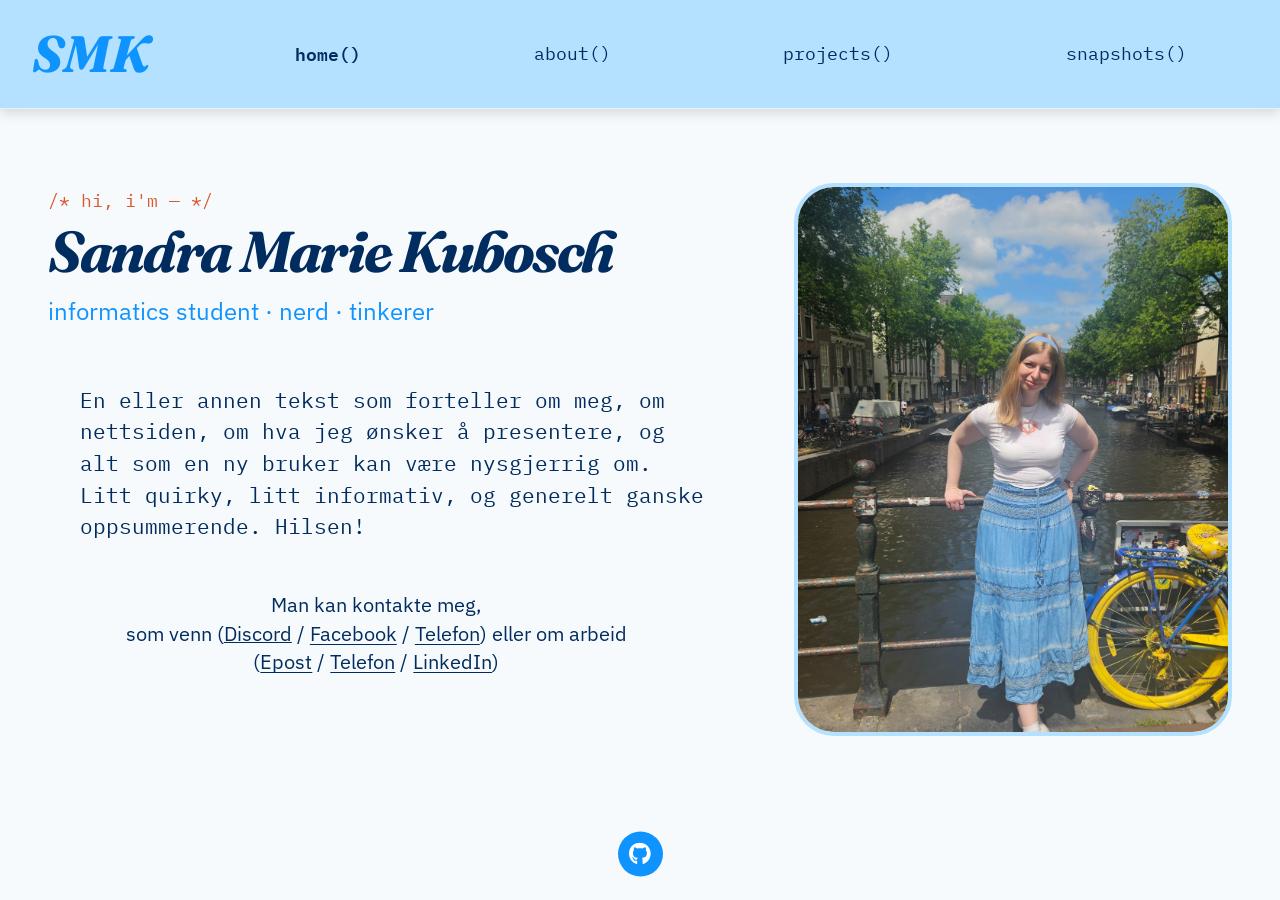
<file: index.html>
<!DOCTYPE html>
<html lang="nb">
<head>
    <meta charset="utf-8">
    <meta http-equiv="X-UA-Compatible" content="IE=edge">

    <title>Sandra Kubosch</title>

    <meta
        name="description"
        content="Personal website of Sandra Kubosch"
    >
    <meta
        name="viewport"
        content="width=device-width, initial-scale=1"
    >

    <link rel="stylesheet" href="../css/main.css">
    <link rel="stylesheet" href="../css/pages/home.css">
    <link rel="icon" type="image/png" href="../assets/icons/favicon.png">
</head>

<body>
    <header class="site-header">
        <div class="site-header-inner">
            <a href="/" class="site-logo" aria-label="Sandra Kubosch home">
                SMK
            </a>

            <nav class="site-nav" aria-label="Main navigation">
                <a
                    href="/"
                    class="site-nav-link"
                    aria-current="page"
                >
                    home()
                </a>

                <a href="/about/" class="site-nav-link">
                    about()
                </a>

                <a href="/projects/" class="site-nav-link">
                    projects()
                </a>

                <a href="/snapshots/" class="site-nav-link">
                    snapshots()
                </a>
            </nav>
        </div>
    </header>

    <main class="home-main">
        <section id="hero-content">
            <div id="name-box">
                <p class="comment">/* hi, i'm — */</p>

                <h1 id="home-name">
                    Sandra Marie Kubosch
                </h1>

                <p id="sub-title">
                    informatics student · nerd · tinkerer
                </p>
            </div>

            <p id="description">
                En eller annen tekst som forteller om meg, om nettsiden,
                om hva jeg ønsker å presentere, og alt som en ny bruker
                kan være nysgjerrig om. Litt quirky, litt informativ,
                og generelt ganske oppsummerende. Hilsen!
            </p>

            <div class="contact">
                <p>
                    Man kan kontakte meg,
                </p>

                <p>
                    som venn
                    (<button 
                        type="button" 
                        class="contact-link" 
                        id="discord-open"
                    >Discord</button>
                    /
                    <a
                        href="https://www.facebook.com/share/18w8p4Mgzt/"
                        target="_blank"
                        rel="noopener noreferrer"
                    >Facebook</a>
                    /
                    <a href="tel:+4790174284">Telefon</a>)
                    eller om arbeid
                </p>

                <p>
                    (<a href="mailto:sandra@kubosch.no">Epost</a>
                    /
                    <a href="tel:+4790174284">Telefon</a>
                    /
                    <a
                        href="https://www.linkedin.com/in/sandra-marie-kubosch-66839a245/"
                        target="_blank"
                        rel="noopener noreferrer"
                    >LinkedIn</a>)
                </p>
            </div>
        </section>

        <figure class="portrait">
            <img
                src="../assets/pictures/home.jpg"
                alt="Portrait of Sandra looking to the side"
            >
        </figure>

    </main>
    <div id="github-container">
        <!-- From Uiverse.io by vinodjangid07 --> 
        <a
            class="Btn"
            href="https://github.com/CookieTheDevil/cookiethedevil.github.io"
            target="_blank"
            rel="noopener noreferrer"
            aria-label="View sandrakubosch.no on GitHub"
        >
            <svg class="svgIcon" viewBox="0 0 496 512" height="1.4em" xmlns="http://www.w3.org/2000/svg"><path d="M165.9 397.4c0 2-2.3 3.6-5.2 3.6-3.3.3-5.6-1.3-5.6-3.6 0-2 2.3-3.6 5.2-3.6 3-.3 5.6 1.3 5.6 3.6zm-31.1-4.5c-.7 2 1.3 4.3 4.3 4.9 2.6 1 5.6 0 6.2-2s-1.3-4.3-4.3-5.2c-2.6-.7-5.5.3-6.2 2.3zm44.2-1.7c-2.9.7-4.9 2.6-4.6 4.9.3 2 2.9 3.3 5.9 2.6 2.9-.7 4.9-2.6 4.6-4.6-.3-1.9-3-3.2-5.9-2.9zM244.8 8C106.1 8 0 113.3 0 252c0 110.9 69.8 205.8 169.5 239.2 12.8 2.3 17.3-5.6 17.3-12.1 0-6.2-.3-40.4-.3-61.4 0 0-70 15-84.7-29.8 0 0-11.4-29.1-27.8-36.6 0 0-22.9-15.7 1.6-15.4 0 0 24.9 2 38.6 25.8 21.9 38.6 58.6 27.5 72.9 20.9 2.3-16 8.8-27.1 16-33.7-55.9-6.2-112.3-14.3-112.3-110.5 0-27.5 7.6-41.3 23.6-58.9-2.6-6.5-11.1-33.3 2.6-67.9 20.9-6.5 69 27 69 27 20-5.6 41.5-8.5 62.8-8.5s42.8 2.9 62.8 8.5c0 0 48.1-33.6 69-27 13.7 34.7 5.2 61.4 2.6 67.9 16 17.7 25.8 31.5 25.8 58.9 0 96.5-58.9 104.2-114.8 110.5 9.2 7.9 17 22.9 17 46.4 0 33.7-.3 75.4-.3 83.6 0 6.5 4.6 14.4 17.3 12.1C428.2 457.8 496 362.9 496 252 496 113.3 383.5 8 244.8 8zM97.2 352.9c-1.3 1-1 3.3.7 5.2 1.6 1.6 3.9 2.3 5.2 1 1.3-1 1-3.3-.7-5.2-1.6-1.6-3.9-2.3-5.2-1zm-10.8-8.1c-.7 1.3.3 2.9 2.3 3.9 1.6 1 3.6.7 4.3-.7.7-1.3-.3-2.9-2.3-3.9-2-.6-3.6-.3-4.3.7zm32.4 35.6c-1.6 1.3-1 4.3 1.3 6.2 2.3 2.3 5.2 2.6 6.5 1 1.3-1.3.7-4.3-1.3-6.2-2.2-2.3-5.2-2.6-6.5-1zm-11.4-14.7c-1.6 1-1.6 3.6 0 5.9 1.6 2.3 4.3 3.3 5.6 2.3 1.6-1.3 1.6-3.9 0-6.2-1.4-2.3-4-3.3-5.6-2z"></path></svg>
            <span class="text">Github</span>
        </a>
    </div>
    <div class="discord-modal" id="discord-modal" aria-hidden="true">
        <div class="discord-modal__overlay"></div>

        <div
            class="discord-modal__box"
            role="dialog"
            aria-modal="true"
            aria-labelledby="discord-title"
        >
            <button
                type="button"
                class="discord-modal__close"
                id="discord-close"
                aria-label="Lukk"
            >
                ×
            </button>

            <p class="discord-modal__comment">
                /* add me */
            </p>

            <h2 id="discord-title">
                Discord
            </h2>

            <p class="instructions">
                Du kan legge meg til som venn med brukernavnet:
            </p>

            <div class="discord-username">
                <code id="discord-username">CookieTheDevil</code>

                <button
                    type="button"
                    id="discord-copy"
                    class="discord-copy"
                >
                    kopier()
                </button>
            </div>

            <p
                class="discord-copy-status"
                id="discord-copy-status"
                aria-live="polite"
            ></p>

            <a
                href="https://discord.com/channels/@me"
                target="_blank"
                rel="noopener noreferrer"
                class="discord-button"
            >
                openApp(Discord);
            </a>

        </div>
    </div>
    <script>
        const modal = document.getElementById("discord-modal");
        const openButton = document.getElementById("discord-open");
        const closeButton = document.getElementById("discord-close");

        const overlay = modal.querySelector(".discord-modal__overlay");
        const modalBox = modal.querySelector(".discord-modal__box");

        const usernameElement = document.getElementById("discord-username");
        const copyButton = document.getElementById("discord-copy");
        const copyStatus = document.getElementById("discord-copy-status");


        function openDiscordModal() {
            const buttonRect = openButton.getBoundingClientRect();
            const modalRect = modalBox.getBoundingClientRect();

            const buttonCenterX = buttonRect.left + buttonRect.width / 2;
            const buttonCenterY = buttonRect.top + buttonRect.height / 2;
            const modalCenterX = modalRect.left + modalRect.width / 2;
            const modalCenterY = modalRect.top + modalRect.height / 2;
            const offsetX = buttonCenterX - modalCenterX;
            const offsetY = buttonCenterY - modalCenterY;

            modalBox.style.transition = "none";

            modalBox.style.setProperty(
                "--modal-from-x",
                `${offsetX}px`
            );

            modalBox.style.setProperty(
                "--modal-from-y",
                `${offsetY}px`
            );

            modal.setAttribute("aria-hidden", "false");

            void modalBox.offsetWidth;

            modalBox.style.transition = "";

            requestAnimationFrame(() => {
                modal.classList.add("is-open");

                closeButton.focus({
                    preventScroll: true
                });
            });
        }


        function closeDiscordModal() {
            modal.classList.remove("is-open");

            setTimeout(() => {
                if (!modal.classList.contains("is-open")) {
                    modal.setAttribute("aria-hidden", "true");
                    openButton.focus({ preventScroll: true });
                }
            }, 320);
        }


        openButton.addEventListener("click", openDiscordModal);
        closeButton.addEventListener("click", closeDiscordModal);
        overlay.addEventListener("click", closeDiscordModal);

        document.addEventListener("keydown", (event) => {
            if (
                event.key === "Escape" &&
                modal.classList.contains("is-open")
            ) {
                closeDiscordModal();
            }
        });

        copyButton.addEventListener("click", async () => {
            const username = usernameElement.textContent.trim();

            try {
                await navigator.clipboard.writeText(username);
                copyStatus.textContent = "✓ brukernavn kopiert";
            } catch {
                copyStatus.textContent = "Marker brukernavnet og kopier det manuelt.";
            }
        });
    </script>
</body>
</html>
</file>
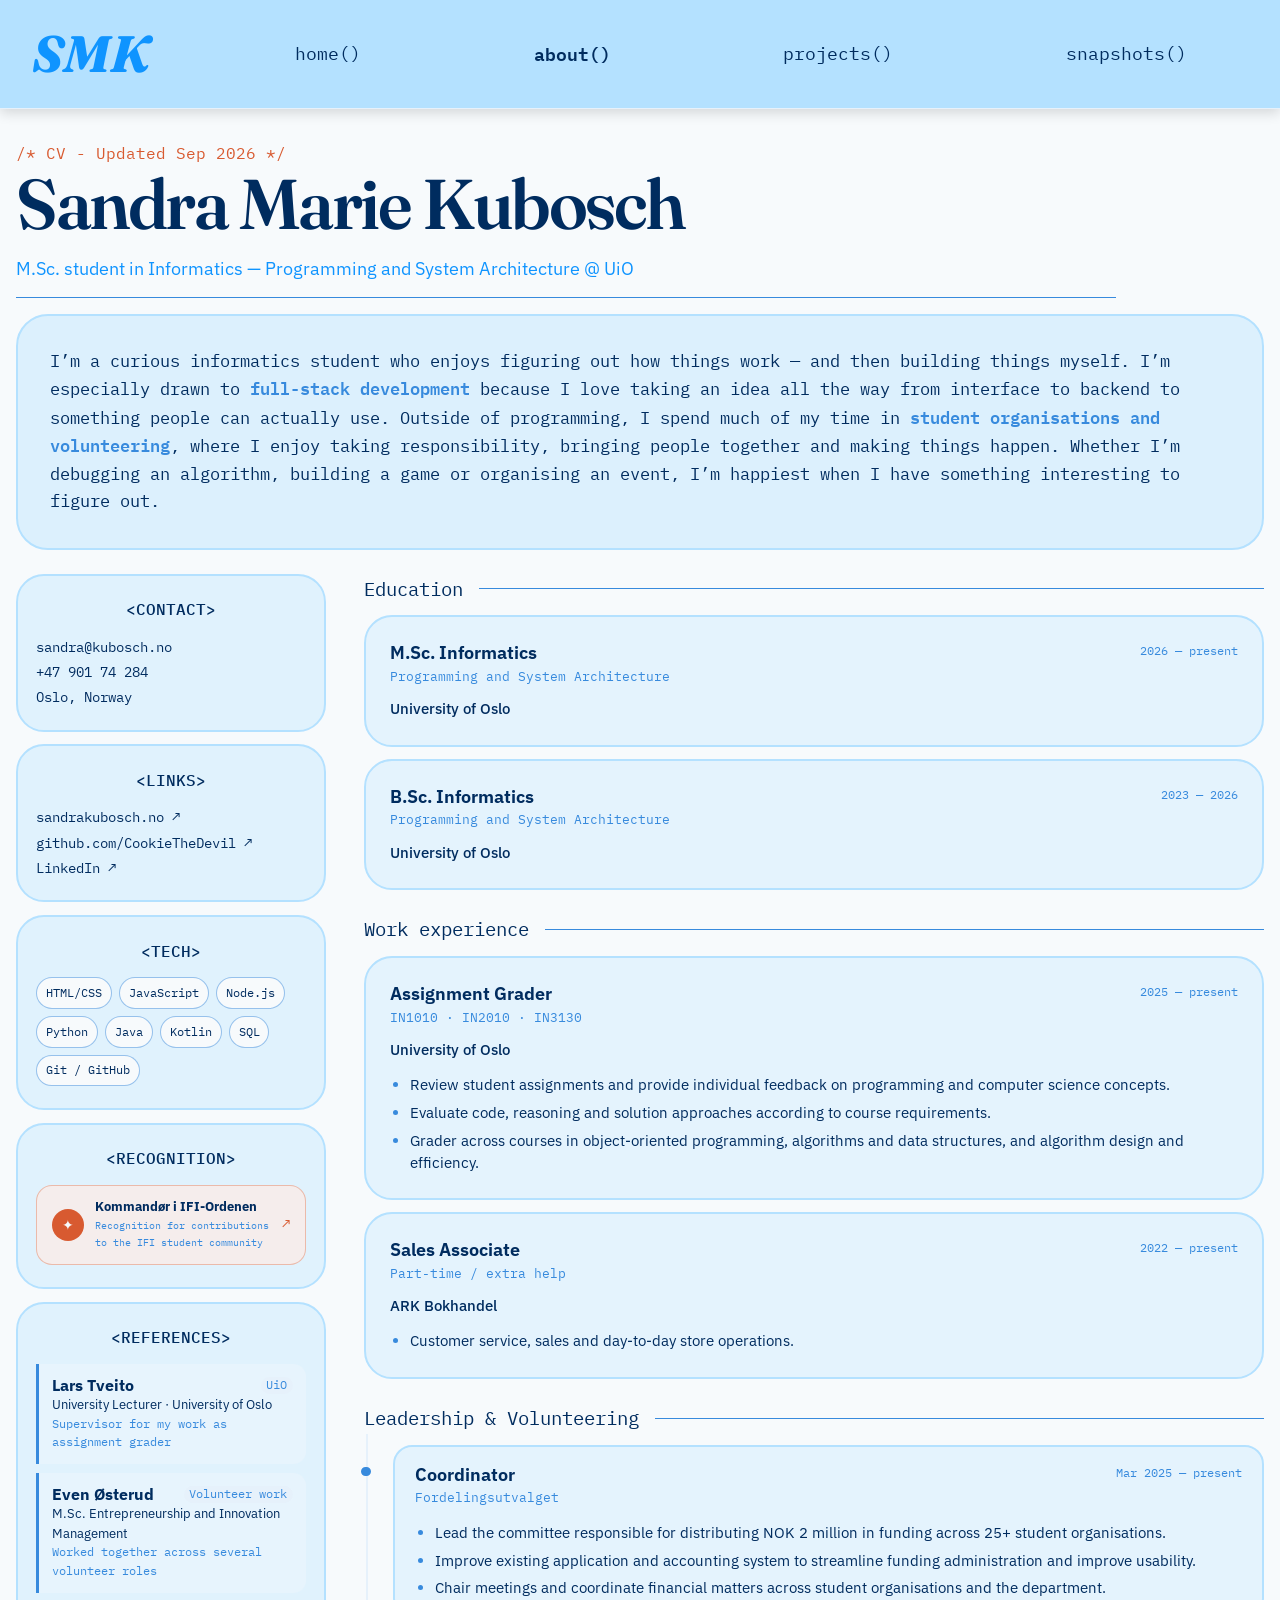
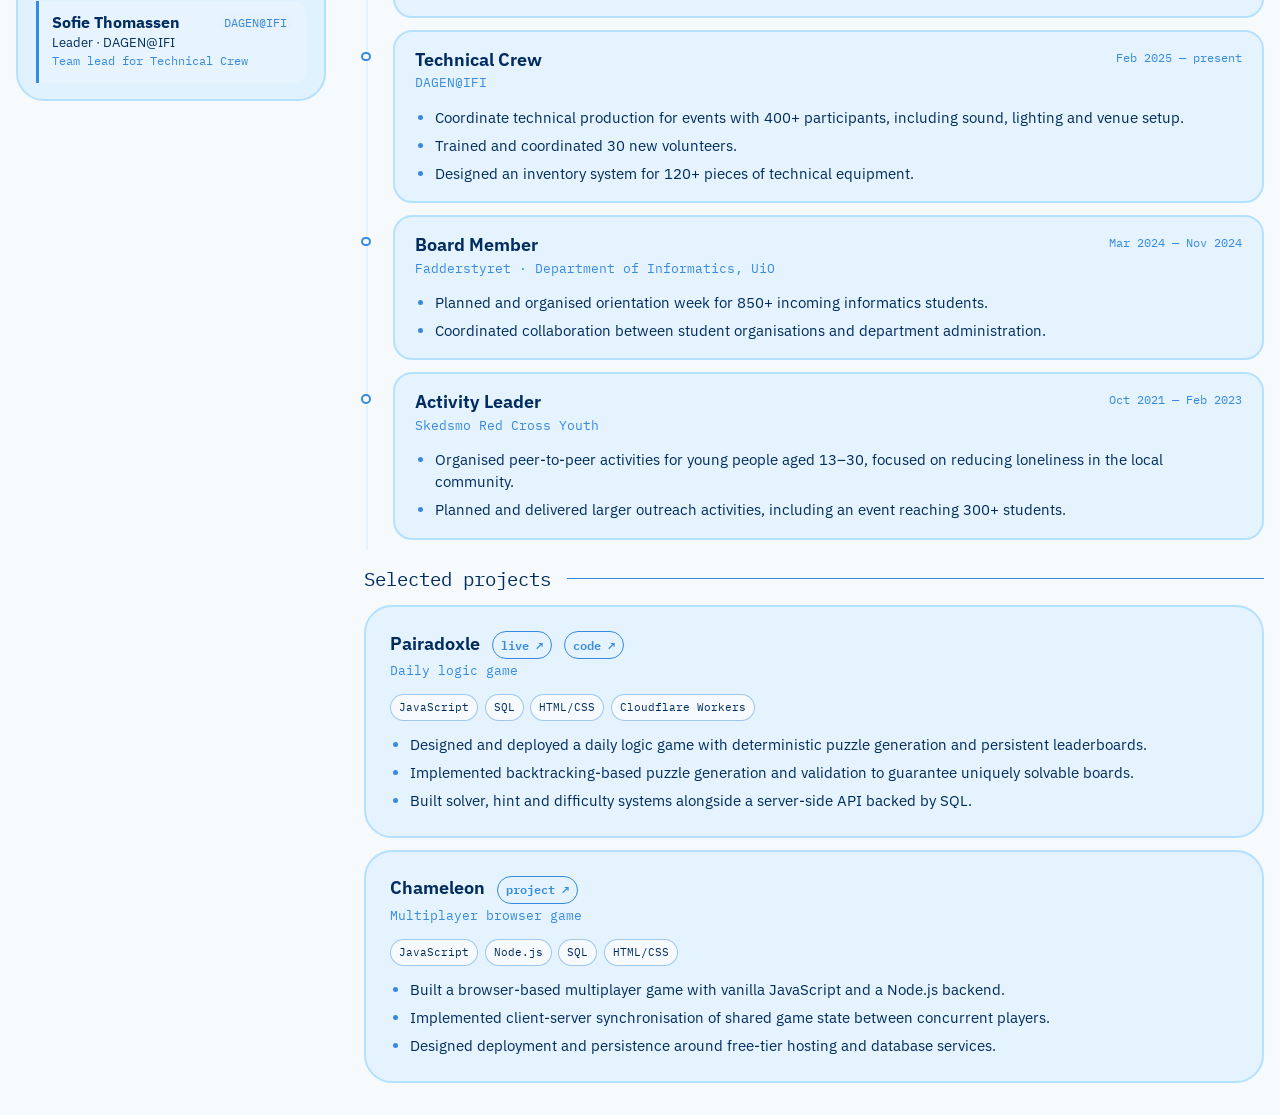
<file: about/index.html>
<!DOCTYPE html>
<html lang="en">
<head>
    <meta charset="utf-8">

    <title>Sandra Marie Kubosch — CV</title>

    <meta
        name="description"
        content="CV of Sandra Marie Kubosch, Informatics student at the University of Oslo."
    >

    <meta name="viewport" content="width=device-width, initial-scale=1">

    <link rel="stylesheet" href="../css/main.css">
    <link rel="stylesheet" href="../css/pages/about.css">

    <link
        rel="icon"
        type="image/png"
        href="../assets/icons/favicon.png"
    >
</head>

<body>

    <header class="site-header">
        <div class="site-header-inner">

            <a
                href="/"
                class="site-logo"
                aria-label="Sandra Kubosch home"
            >
                SMK
            </a>

            <nav class="site-nav" aria-label="Main navigation">

                <a href="/" class="site-nav-link">
                    home()
                </a>

                <a
                    href="/about/"
                    class="site-nav-link"
                    aria-current="page"
                >
                    about()
                </a>

                <a href="/projects/" class="site-nav-link">
                    projects()
                </a>

                <a href="/snapshots/" class="site-nav-link">
                    snapshots()
                </a>

            </nav>

        </div>
    </header>


    <main class="cv-page">

        <!-- =========================
             INTRO
        ========================== -->

        <header class="cv-intro">

            <p class="comment cv-kicker">
                /* CV - Updated Sep 2026 */
            </p>

            <h1 class="cv-name">
                Sandra Marie Kubosch
            </h1>

            <p class="cv-subtitle">
                M.Sc. student in Informatics —
                Programming and System Architecture @ UiO
            </p>

        </header>


        <!-- =========================
             SHORT PROFILE
        ========================== -->

        <section class="cv-profile" aria-label="About me">
            <p>
                I’m a curious informatics student who enjoys figuring out how things work —
                and then building things myself. I’m especially drawn to
                <span class="profile-highlight">full-stack development</span>
                because I love taking an idea all the way from interface to backend
                to something people can actually use. Outside of programming, I spend
                much of my time in
                <span class="profile-highlight">student organisations and volunteering</span>,
                where I enjoy taking responsibility, bringing people together and making
                things happen. Whether I’m debugging an algorithm, building a game or
                organising an event, I’m happiest when I have something interesting to figure out.
            </p>
        </section>


        <!-- =========================
             MAIN GRID
        ========================== -->

        <div class="cv-layout">

            <!-- =====================
                SIDEBAR
            ====================== -->

            <aside class="cv-sidebar">


                <!-- CONTACT -->

                <section class="sidebar-card">

                    <h2 class="sidebar-card-title">
                        &lt;CONTACT&gt;
                    </h2>

                    <ul class="sidebar-list">
                        <li>
                            <a href="mailto:sandra@kubosch.no">
                                sandra@kubosch.no
                            </a>
                        </li>

                        <li>
                            <a href="tel:+4790174284">
                                +47 901 74 284
                            </a>
                        </li>

                        <li>Oslo, Norway</li>
                    </ul>

                </section>


                <!-- LINKS -->

                <section class="sidebar-card">

                    <h2 class="sidebar-card-title">
                        &lt;LINKS&gt;
                    </h2>

                    <ul class="sidebar-list sidebar-links">

                        <li>
                            <a
                                href="https://sandrakubosch.no/"
                                target="_blank"
                                rel="noopener noreferrer"
                            >
                                sandrakubosch.no ↗
                            </a>
                        </li>

                        <li>
                            <a
                                href="https://github.com/CookieTheDevil"
                                target="_blank"
                                rel="noopener noreferrer"
                            >
                                github.com/CookieTheDevil ↗
                            </a>
                        </li>

                        <li>
                            <a
                                href="https://www.linkedin.com/in/sandra-marie-kubosch-66839a245/"
                                target="_blank"
                                rel="noopener noreferrer"
                            >
                                LinkedIn ↗
                            </a>
                        </li>

                    </ul>

                </section>


                <!-- TECHNOLOGIES -->

                <section class="sidebar-card">

                    <h2 class="sidebar-card-title">
                        &lt;TECH&gt;
                    </h2>

                    <ul class="tech-list">
                        <li>HTML/CSS</li>
                        <li>JavaScript</li>
                        <li>Node.js</li>
                        <li>Python</li>
                        <li>Java</li>
                        <li>Kotlin</li>
                        <li>SQL</li>
                        <li>Git / GitHub</li>
                    </ul>

                </section>


                <!-- RECOGNITION -->

                <section class="sidebar-card sidebar-card-accent">

                    <h2 class="sidebar-card-title">
                        &lt;RECOGNITION&gt;
                    </h2>

                    <a
                        class="acknowledgement-item"
                        href="https://ordenen.ifi.uio.no/person/sandrmku/"
                        target="_blank"
                        rel="noopener noreferrer"
                    >
                        <span class="acknowledgement-symbol">✦</span>

                        <span class="acknowledgement-copy">
                            <strong>Kommandør i IFI-Ordenen</strong>
                            <span>
                                Recognition for contributions to the IFI student community
                            </span>
                        </span>

                        <span class="acknowledgement-arrow">↗</span>
                    </a>

                </section>


                <!-- REFERENCES -->

                <section class="sidebar-card references-card">

                    <h2 class="sidebar-card-title">
                        &lt;REFERENCES&gt;
                    </h2>

                    <div class="reference-list">


                        <!-- LARS -->

                        <article class="reference-item">

                            <div class="reference-heading">
                                <strong>Lars Tveito</strong>
                                <span class="reference-tag">UiO</span>
                            </div>

                            <p class="reference-role">
                                University Lecturer · University of Oslo
                            </p>

                            <p class="reference-context">
                                Supervisor for my work as assignment grader
                            </p>
                        </article>


                        <!-- EVEN -->

                        <article class="reference-item">

                            <div class="reference-heading">
                                <strong>Even Østerud</strong>
                                <span class="reference-tag">Volunteer work</span>
                            </div>

                            <p class="reference-role">
                                M.Sc. Entrepreneurship and Innovation Management
                            </p>

                            <p class="reference-context">
                                Worked together across several volunteer roles
                            </p>
                        </article>


                        <!-- SOFIE -->

                        <article class="reference-item">

                            <div class="reference-heading">
                                <strong>Sofie Thomassen</strong>
                                <span class="reference-tag">DAGEN@IFI</span>
                            </div>

                            <p class="reference-role">
                                Leader · DAGEN@IFI
                            </p>

                            <p class="reference-context">
                                Team lead for Technical Crew
                            </p>
                        </article>


                    </div>

                </section>

            </aside>
            <!-- =====================
                 MAIN CV CONTENT
            ====================== -->

            <div class="cv-content">


                <!-- EDUCATION -->

                <section class="cv-section">

                    <div class="section-heading">

                        <h2>
                            Education
                        </h2>

                        <span class="section-line"></span>

                    </div>


                    <article class="cv-card">

                        <div class="cv-card-heading">

                            <div>
                                <h3>
                                    M.Sc. Informatics
                                </h3>

                                <p class="cv-card-subtitle">
                                    Programming and System Architecture
                                </p>
                            </div>

                            <p class="cv-date">
                                2026 — present
                            </p>

                        </div>

                        <p class="cv-organisation">
                            University of Oslo
                        </p>

                    </article>


                    <article class="cv-card">

                        <div class="cv-card-heading">

                            <div>
                                <h3>
                                    B.Sc. Informatics
                                </h3>

                                <p class="cv-card-subtitle">
                                    Programming and System Architecture
                                </p>
                            </div>

                            <p class="cv-date">
                                2023 — 2026
                            </p>

                        </div>

                        <p class="cv-organisation">
                            University of Oslo
                        </p>

                    </article>

                </section>



                <!-- EXPERIENCE -->

                <section class="cv-section">

                    <div class="section-heading">

                        <h2>
                            Work experience
                        </h2>

                        <span class="section-line"></span>

                    </div>

                    <article class="cv-card">

                        <div class="cv-card-heading">

                            <div>
                                <h3>Assignment Grader</h3>

                                <p class="cv-card-subtitle">
                                    IN1010 · IN2010 · IN3130
                                </p>
                            </div>

                            <p class="cv-date">
                                2025 — present
                            </p>

                        </div>

                        <p class="cv-organisation">
                            University of Oslo
                        </p>

                        <ul class="cv-bullets">

                            <li>
                                Review student assignments and provide individual feedback
                                on programming and computer science concepts.
                            </li>

                            <li>
                                Evaluate code, reasoning and solution approaches according
                                to course requirements.
                            </li>

                            <li>
                                Grader across courses in object-oriented programming,
                                algorithms and data structures, and algorithm design
                                and efficiency.
                            </li>

                        </ul>

                    </article>
                    <article class="cv-card">

                        <div class="cv-card-heading">

                            <div>

                                <h3>
                                    Sales Associate
                                </h3>

                                <p class="cv-card-subtitle">
                                    Part-time / extra help
                                </p>

                            </div>

                            <p class="cv-date">
                                2022 — present
                            </p>

                        </div>

                        <p class="cv-organisation">
                            ARK Bokhandel
                        </p>

                        <ul class="cv-bullets">

                            <li>
                                Customer service, sales and
                                day-to-day store operations.
                            </li>

                        </ul>

                    </article>

                </section>



                <!-- LEADERSHIP & VOLUNTEERING -->

                <section class="cv-section leadership-section">

                    <div class="section-heading">
                        <h2>Leadership &amp; Volunteering</h2>
                        <span class="section-line"></span>
                    </div>


                    <!-- FORDELINGSUTVALGET -->

                    <article class="cv-card leadership-card">

                        <div class="cv-card-heading">
                            <div>
                                <h3>Coordinator</h3>

                                <p class="cv-card-subtitle">
                                    Fordelingsutvalget
                                </p>
                            </div>

                            <p class="cv-date">
                                Mar 2025 — present
                            </p>
                        </div>

                        <ul class="cv-bullets">
                            <li>
                                Lead the committee responsible for distributing
                                NOK 2 million in funding across 25+ student organisations.
                            </li>

                            <li>
                                Improve existing application and accounting system
                                to streamline funding administration and improve usability.
                            </li>

                            <li>
                                Chair meetings and coordinate financial matters
                                across student organisations and the department.
                            </li>
                        </ul>

                    </article>


                    <!-- DAGEN@IFI -->

                    <article class="cv-card leadership-card">

                        <div class="cv-card-heading">
                            <div>
                                <h3>Technical Crew</h3>

                                <p class="cv-card-subtitle">
                                    DAGEN@IFI
                                </p>
                            </div>

                            <p class="cv-date">
                                Feb 2025 — present
                            </p>
                        </div>

                        <ul class="cv-bullets">
                            <li>
                                Coordinate technical production for events
                                with 400+ participants, including sound,
                                lighting and venue setup.
                            </li>

                            <li>
                                Trained and coordinated 30 new volunteers.
                            </li>

                            <li>
                                Designed an inventory system for 120+
                                pieces of technical equipment.
                            </li>
                        </ul>

                    </article>


                    <!-- FADDERSTYRET -->

                    <article class="cv-card leadership-card">

                        <div class="cv-card-heading">
                            <div>
                                <h3>Board Member</h3>

                                <p class="cv-card-subtitle">
                                    Fadderstyret · Department of Informatics, UiO
                                </p>
                            </div>

                            <p class="cv-date">
                                Mar 2024 — Nov 2024
                            </p>
                        </div>

                        <ul class="cv-bullets">
                            <li>
                                Planned and organised orientation week
                                for 850+ incoming informatics students.
                            </li>

                            <li>
                                Coordinated collaboration between student
                                organisations and department administration.
                            </li>
                        </ul>

                    </article>


                    <!-- RØDE KORS -->

                    <article class="cv-card leadership-card">

                        <div class="cv-card-heading">
                            <div>
                                <h3>Activity Leader</h3>

                                <p class="cv-card-subtitle">
                                    Skedsmo Red Cross Youth
                                </p>
                            </div>

                            <p class="cv-date">
                                Oct 2021 — Feb 2023
                            </p>
                        </div>

                        <ul class="cv-bullets">
                            <li>
                                Organised peer-to-peer activities for young people
                                aged 13–30, focused on reducing loneliness
                                in the local community.
                            </li>

                            <li>
                                Planned and delivered larger outreach activities,
                                including an event reaching 300+ students.
                            </li>
                        </ul>

                    </article>

                    

                </section>
                <!-- SELECTED PROJECTS -->

                <section class="cv-section projects-section">

                    <div class="section-heading">

                        <h2>
                            Selected projects
                        </h2>

                        <span class="section-line"></span>

                    </div>


                    <!-- PAIRADOXLE -->

                    <article class="cv-card project-cv-card">

                        <div class="cv-card-heading">

                            <div>

                                <div class="project-heading-row">

                                    <h3>
                                        Pairadoxle
                                    </h3>

                                    <a
                                        class="project-live-link"
                                        href="/projects/pairadoxle/"
                                    >
                                        live ↗
                                    </a>

                                    <a
                                        class="project-live-link"
                                        href="https://github.com/CookieTheDevil/pairadoxle"
                                        target="_blank"
                                        rel="noopener noreferrer"
                                    >
                                        code ↗
                                    </a>

                                </div>

                                <p class="cv-card-subtitle">
                                    Daily logic game
                                </p>

                            </div>

                        </div>


                        <ul class="project-tech-inline">
                            <li>JavaScript</li>
                            <li>SQL</li>
                            <li>HTML/CSS</li>
                            <li>Cloudflare Workers</li>
                        </ul>


                        <ul class="cv-bullets">
                            <li>
                                Designed and deployed a daily logic game with deterministic
                                puzzle generation and persistent leaderboards.
                            </li>

                            <li>
                                Implemented backtracking-based puzzle generation and validation
                                to guarantee uniquely solvable boards.
                            </li>

                            <li>
                                Built solver, hint and difficulty systems alongside a
                                server-side API backed by SQL.
                            </li>
                            
                        </ul>

                    </article>



                    <!-- CHAMELEON -->

                    <article class="cv-card project-cv-card">

                        <div class="cv-card-heading">

                            <div>

                                <div class="project-heading-row">

                                    <h3>
                                        Chameleon
                                    </h3>

                                    <a
                                        class="project-live-link"
                                        href="/projects/chameleon/"
                                    >
                                        project ↗
                                    </a>

                                </div>

                                <p class="cv-card-subtitle">
                                    Multiplayer browser game
                                </p>

                            </div>

                        </div>


                        <ul class="project-tech-inline">
                            <li>JavaScript</li>
                            <li>Node.js</li>
                            <li>SQL</li>
                            <li>HTML/CSS</li>
                        </ul>

                        <ul class="cv-bullets">
                            <li>
                                Built a browser-based multiplayer game with vanilla JavaScript
                                and a Node.js backend.
                            </li>

                            <li>
                                Implemented client-server synchronisation of shared game state
                                between concurrent players.
                            </li>

                            <li>
                                Designed deployment and persistence around free-tier hosting
                                and database services.
                            </li>
                        </ul>

                    </article>

                </section>


            </div>

        </div>

    </main>

</body>
</html>
</file>
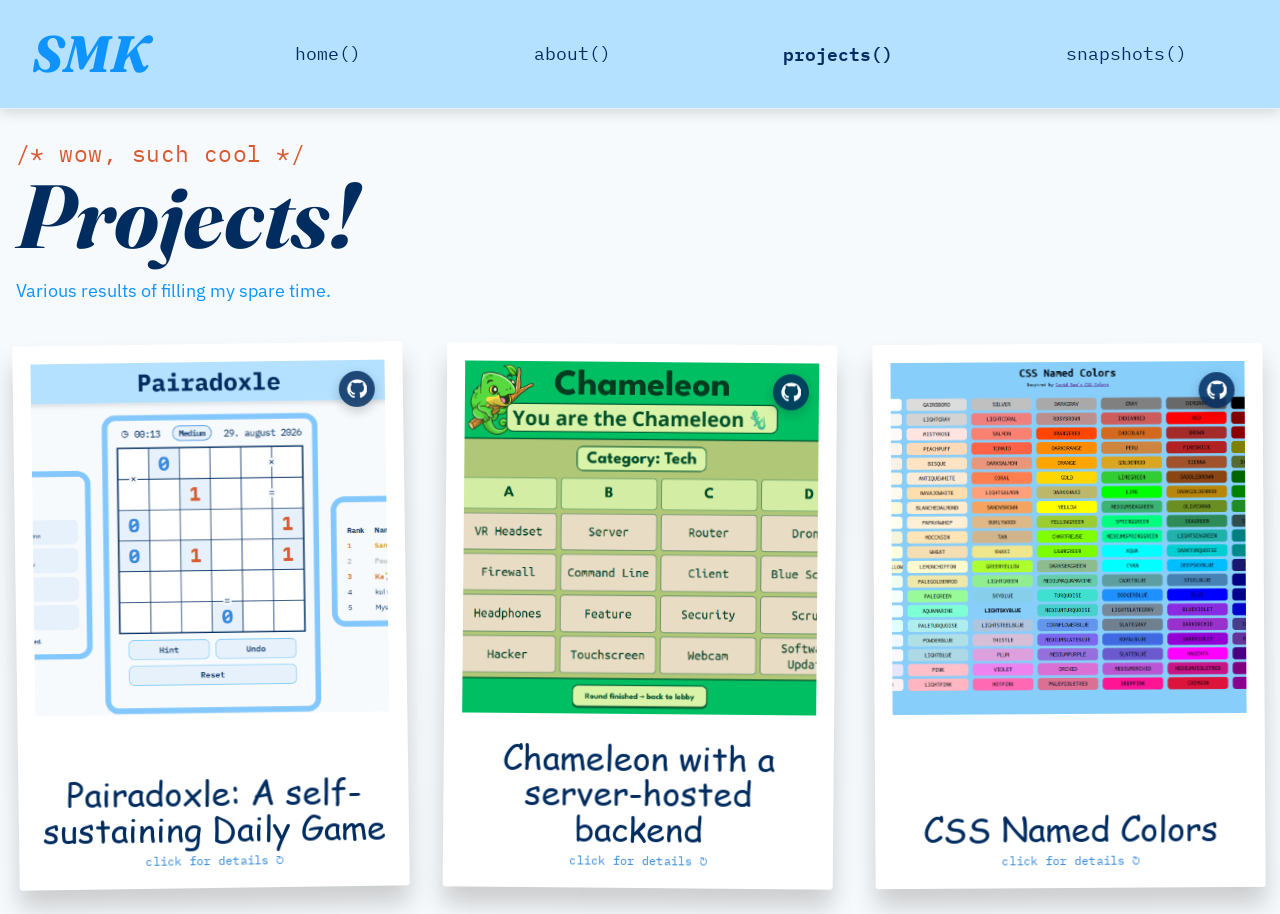
<file: projects/index.html>
<!DOCTYPE html>
<html>
    <head>
        <meta charset="utf-8">
        <title>Sandra's Projects</title>
        <meta name="description" content="">
        <meta name="viewport" content="width=device-width, initial-scale=1">
        <link rel="stylesheet" href="../css/main.css">
        <link rel="stylesheet" href="../css/pages/projects.css">
        <link rel="stylesheet" href="blockart.css">
        <link rel="icon" type="image/png" href="../assets/icons/favicon.png">
        <script src="../js/pages/projects.js" defer></script>
    </head>
    <body>
        <header class="site-header">
            <div class="site-header-inner">
                <a href="/" class="site-logo" aria-label="Sandra Kubosch home">
                    SMK
                </a>

                <nav class="site-nav" aria-label="Main navigation">
                    <a href="/" class="site-nav-link">
                        home()
                    </a>

                    <a href="/about/" class="site-nav-link">
                        about()
                    </a>
                    
                    <a href="/projects/" class="site-nav-link" aria-current="page">
                        projects()
                    </a>

                    <a href="/snapshots/" class="site-nav-link">
                        snapshots()
                    </a>
                </nav>
            </div>
        </header>
    <main class="projects-page">
      <header class="projects-intro">
        <p class="comment projects-kicker">/* wow, such cool */</p>
        <h1 class="projects-title">Projects!</h1>
        <p class="projects-subtitle">Various results of filling my spare time.</p>
      </header>

      <!-- Cards are generated from the data array in projects.js. -->
      <section
        class="projects-grid"
        id="projects-grid"
        aria-label="Selected projects"
      ></section>
    </main>
    </body>
</html>
</file>
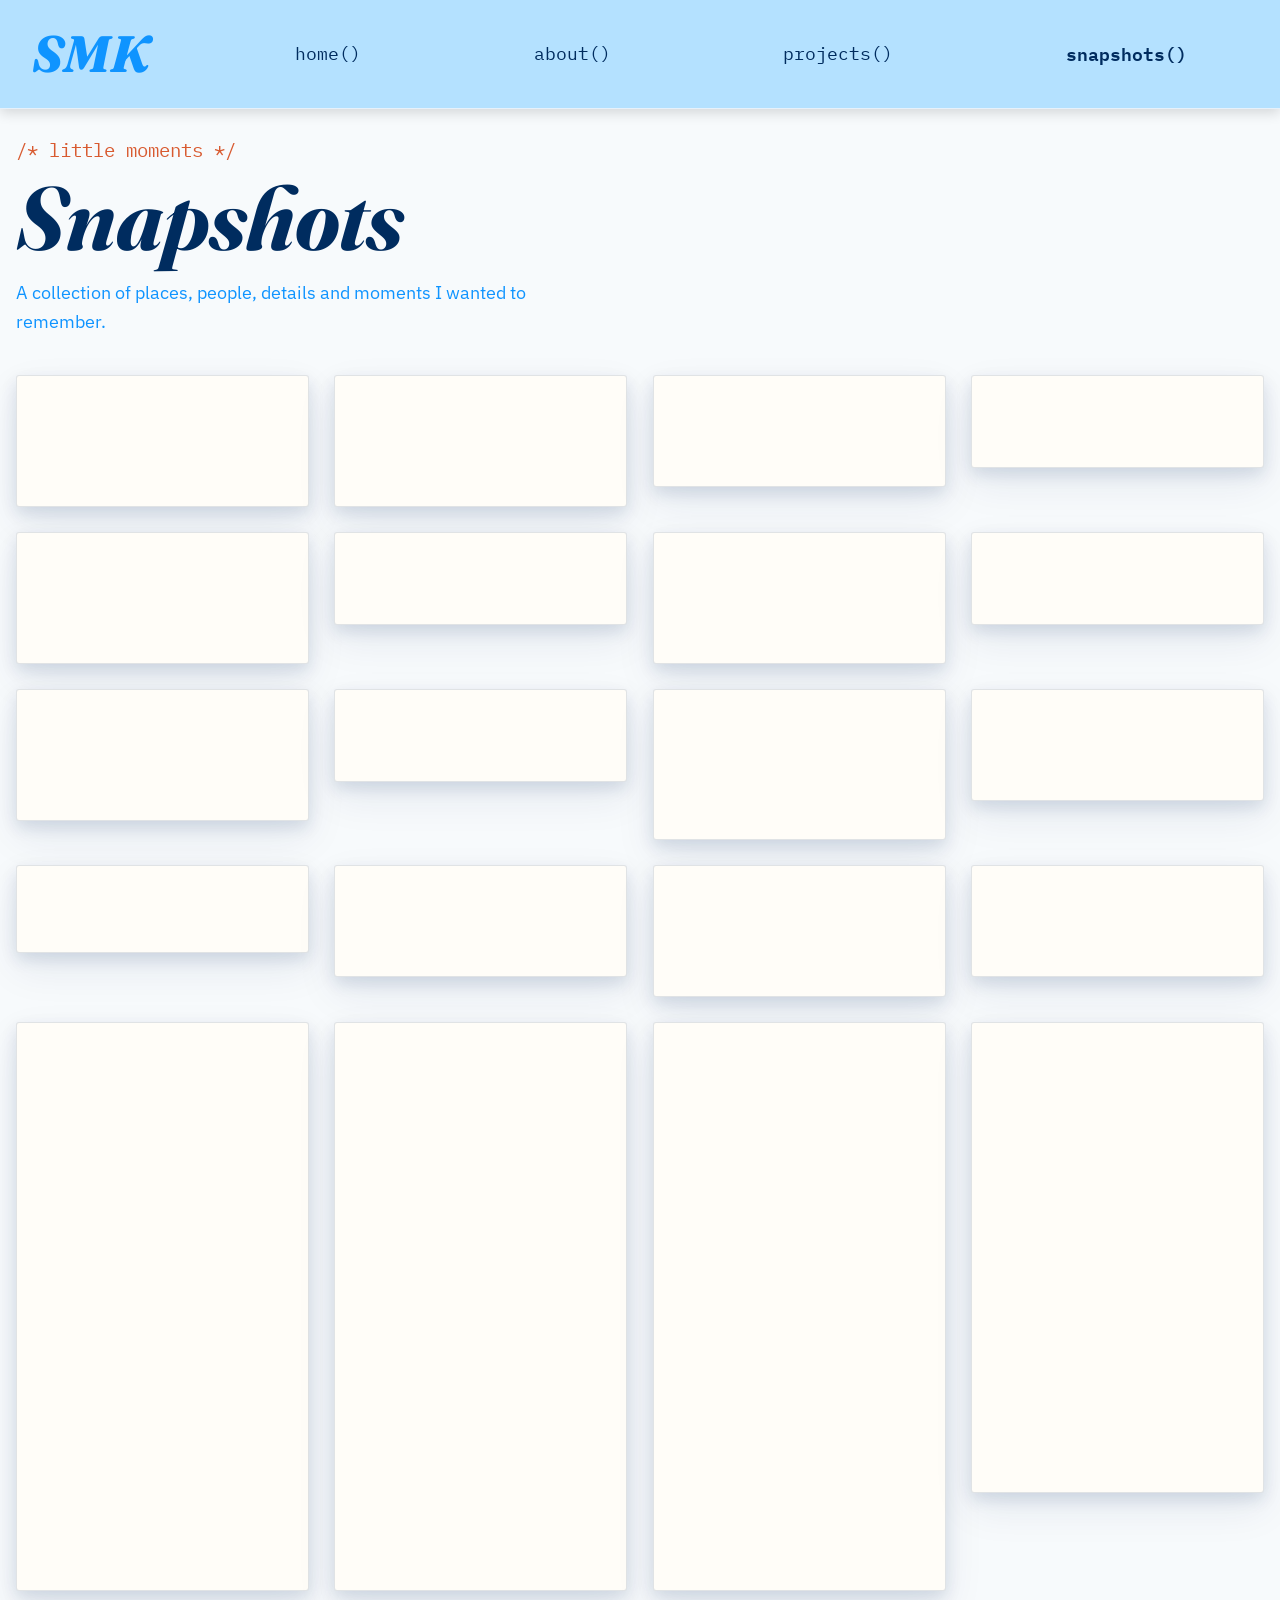
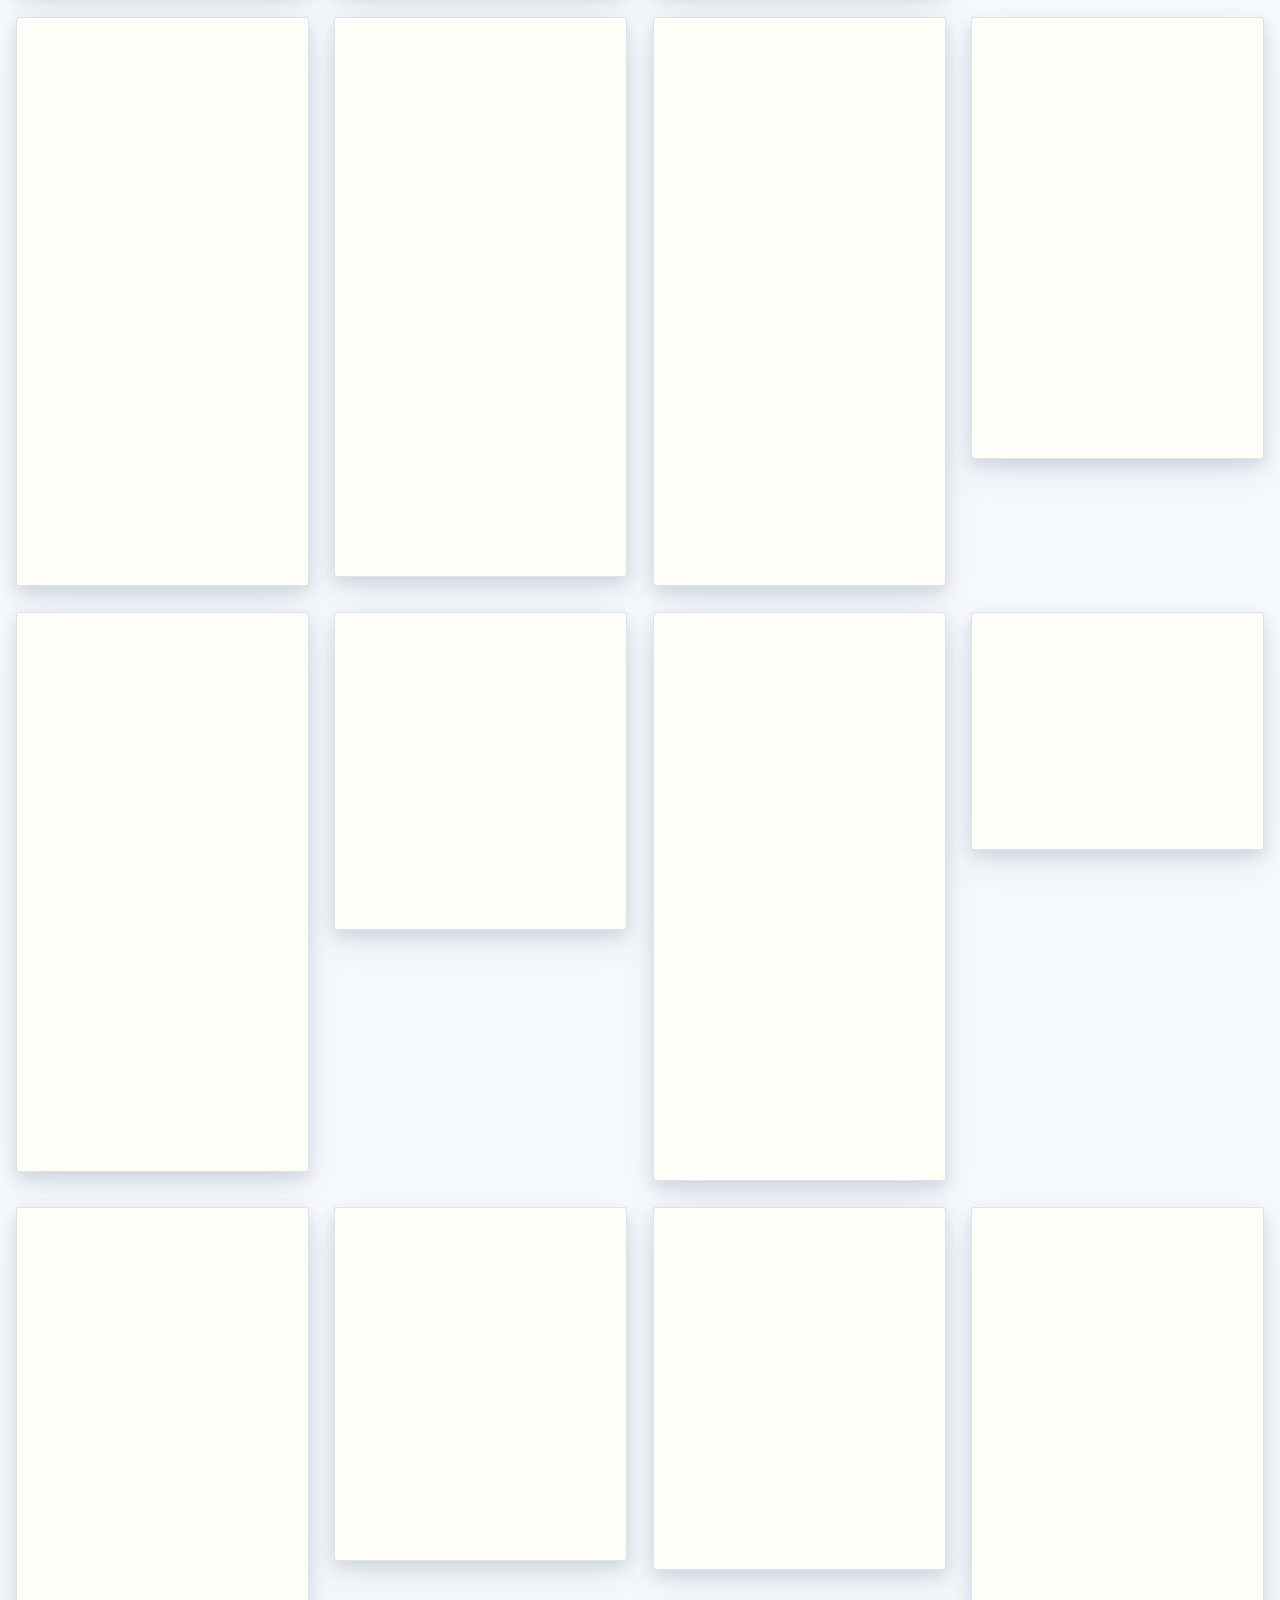
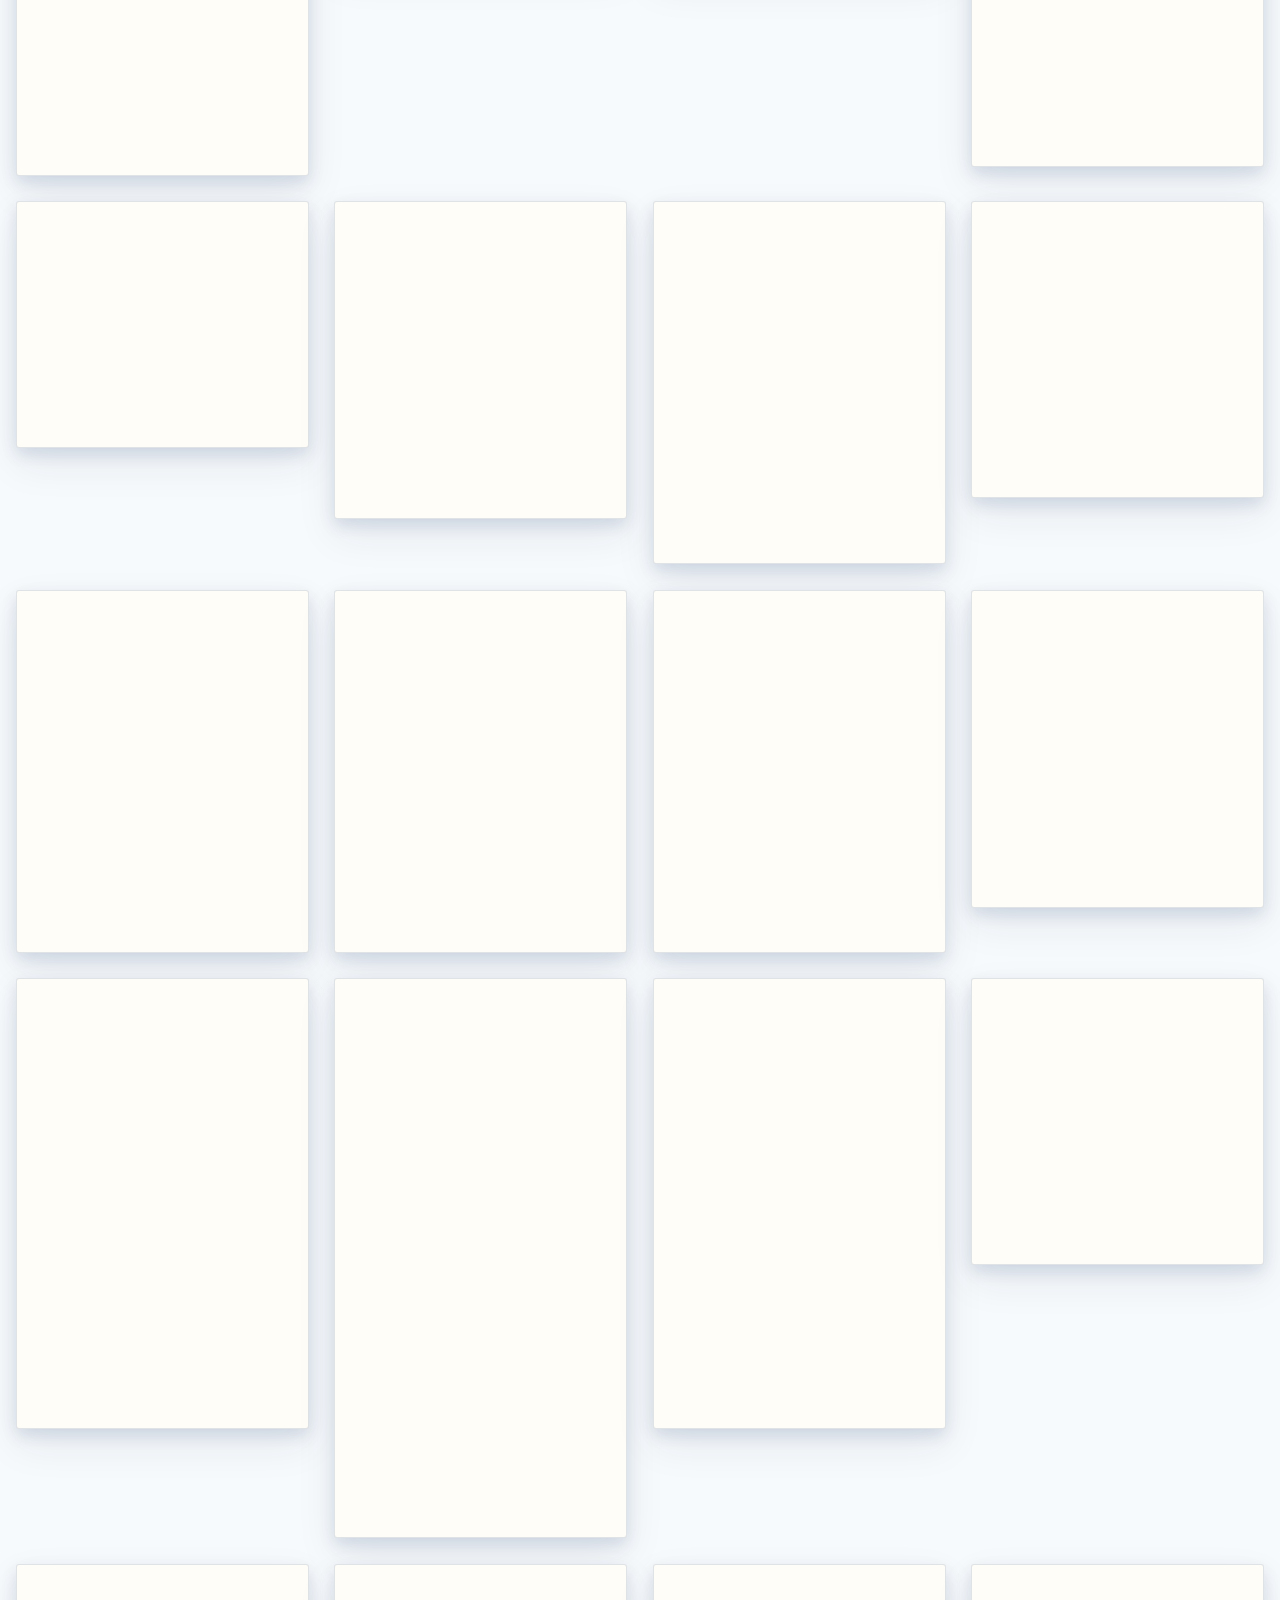
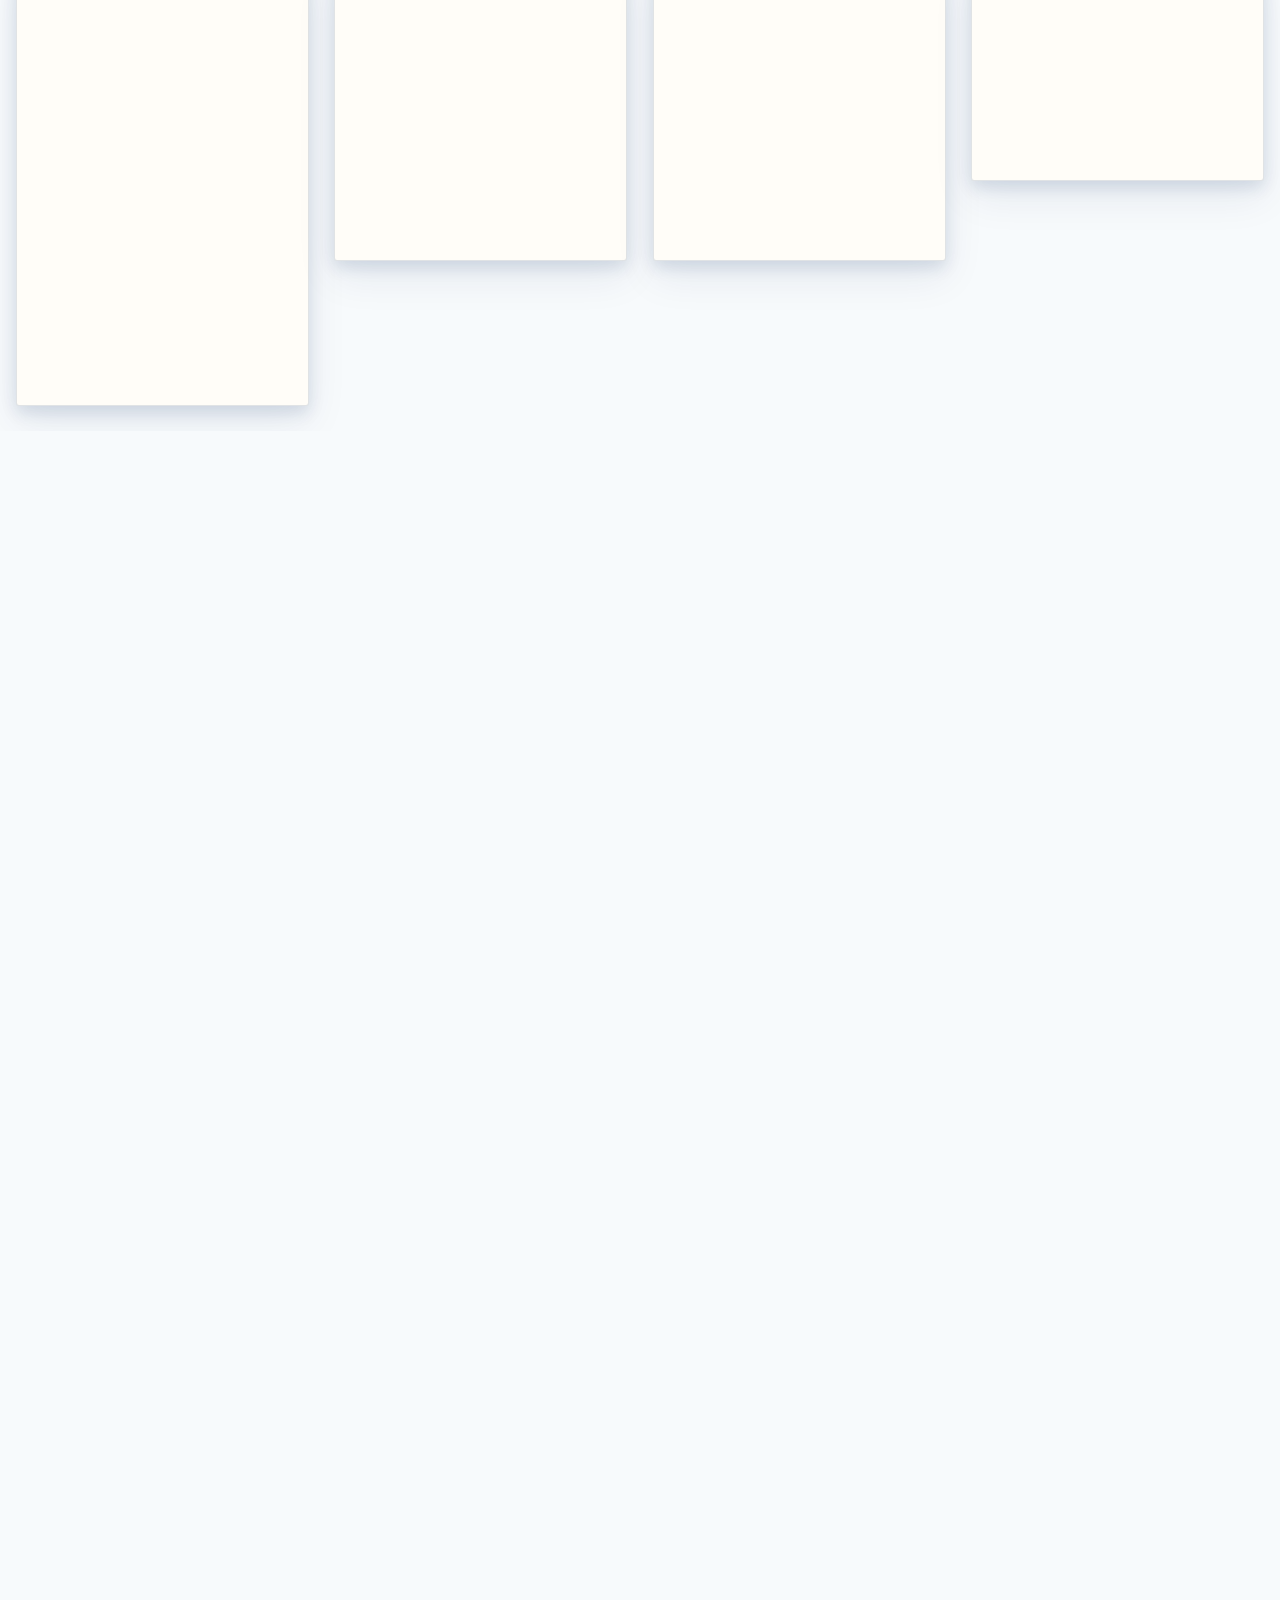
<file: snapshots/index.html>
<!DOCTYPE html>
<html lang="en">
<head>
    <meta charset="utf-8">
    <title>Snapshots — Sandra Kubosch</title>

    <meta
        name="description"
        content="A collection of snapshots by Sandra Kubosch"
    >
    <meta
        name="viewport"
        content="width=device-width, initial-scale=1"
    >

    <link rel="stylesheet" href="../css/main.css">
    <link rel="stylesheet" href="../css/pages/snapshots.css">
    <link rel="icon" type="image/png" href="../assets/icons/favicon.png">
<body>
    <div
        id="loading-screen"
        role="status"
        aria-live="polite"
        aria-label="Loading snapshots"
    >
        <img
            class="loading-spinner"
            src="../assets/icons/favicon.png"
            alt=""
            aria-hidden="true"
        >

        <p>Loading snapshots...</p>
    </div>
    <header class="site-header">
        <div class="site-header-inner">
            <a href="/" class="site-logo" aria-label="Sandra Kubosch home">
                SMK
            </a>

            <nav class="site-nav" aria-label="Main navigation">
                <a href="/" class="site-nav-link">home()</a>
                <a href="/about/" class="site-nav-link">about()</a>
                <a href="/projects/" class="site-nav-link">projects()</a>
                <a
                    href="/snapshots/"
                    class="site-nav-link"
                    aria-current="page"
                >
                    snapshots()
                </a>
            </nav>
        </div>
    </header>

    <main class="snapshots-page">
        <header class="snapshots-intro">
            <p class="comment">/* little moments */</p>
            <h1>Snapshots</h1>

            <p id="sub-title">
                A collection of places, people, details and moments
                I wanted to remember.
            </p>
        </header>

        <section class="snapshot-gallery" aria-label="Photo gallery">

            <figure class="polaroid">
                <img
                    src="../assets/pictures/snapshots/harald-blomster.jpg"
                    alt="Sandra på huk for å legge blomster foran slottet"
                    width="533"
                    height="947"
                    loading="eager"
                    decoding="async"
                >

                <figcaption>
                    <span>Hvil i fred, Kong Harald.</span>
                    <time datetime="2026-08">August 2026</time>
                </figcaption>
            </figure>

            <figure class="polaroid">
                <img
                    src="../assets/pictures/snapshots/p2p-H26.jpg"
                    alt="En hel gjeng med RF-Regi-nerder på pub-til-pub"
                    width="2048"
                    height="1536"
                    loading="eager"
                    decoding="async"
                >

                <figcaption>
                    <span>Regi regjerer på Pub-Til-Pub!</span>
                    <time datetime="2026-08">August 2026</time>
                </figcaption>
            </figure>

            <figure class="polaroid">
                <img
                    src="../assets/pictures/snapshots/boette-med-goey.jpg"
                    alt="Sandra veldig gira over en 4-litersmål med sangria"
                    width="1542"
                    height="2047"
                    loading="eager"
                    decoding="async"
                >

                <figcaption>
                    <span>BØTTE MED GØY!!!</span>
                    <time datetime="2026-08">August 2026</time>
                </figcaption>
            </figure>

            <figure class="polaroid">
                <img
                    src="../assets/pictures/snapshots/tlt-concert.jpg"
                    alt="The Living Tombstone live in Oslo!"
                    width="533"
                    height="947"
                    loading="eager"
                    decoding="async"
                >

                <figcaption>
                    <span>THE LIVING TOMBSTONE!!!!!!!</span>
                    <time datetime="2026-08">August 2026</time>
                </figcaption>
            </figure>

            <figure class="polaroid">
                <img
                    src="../assets/pictures/snapshots/new-laptop.jpg"
                    alt="New Macbook with personalized stickers"
                    width="973"
                    height="651"
                    loading="eager"
                    decoding="async"
                >

                <figcaption>
                    <span>New Laptop, New Me!</span>
                    <time datetime="2026-08">August 2026</time>
                </figcaption>
            </figure>

            <figure class="polaroid">
                <img
                    src="../assets/pictures/snapshots/bachelor.jpg"
                    alt="Sandra Kubosch med et diplom etter bacheloravslutningen"
                    width="3000"
                    height="4000"
                    loading="eager"
                    decoding="async"
                >

                <figcaption>
                    <span>Bachelor i informatikk!!</span>
                    <time datetime="2026-06">Juni 2026</time>
                </figcaption>
            </figure>

            <figure class="polaroid">
                <img
                    src="../assets/pictures/snapshots/ettermiddagen-speil.jpg"
                    alt="Refleksjonen til Sandra i speilet"
                    width="4160"
                    height="6240"
                    loading="eager"
                    decoding="async"
                >

                <figcaption>
                    <span>Yup, I look good.</span>
                    <time datetime="2026-04">April 2026</time>
                </figcaption>
            </figure>

            <figure class="polaroid">
                <img
                    src="../assets/pictures/snapshots/ettermiddagen-blomstervegg.JPG"
                    alt="Sandra foran en blomstervegg under oppbygging"
                    width="4284"
                    height="5712"
                    loading="eager"
                    decoding="async"
                >

                <figcaption>
                    <span>BTS av første blomsterveggen</span>
                    <time datetime="2026-04">April 2026</time>
                </figcaption>
            </figure>

            <figure class="polaroid">
                <img
                    src="../assets/pictures/snapshots/ettermiddagen-heis.jpg"
                    alt="Refleksjonen til Sandra i speilet i heisen"
                    width="4160"
                    height="6240"
                    loading="eager"
                    decoding="async"
                >

                <figcaption>
                    <span>Små pauser i heisen</span>
                    <time datetime="2026-04">April 2026</time>
                </figcaption>
            </figure>

            <figure class="polaroid">
                <img
                    src="../assets/pictures/snapshots/ettermiddagen-hoodies.jpeg"
                    alt="Teknisk dagen 2026 i matchende svarte gensere"
                    width="4160"
                    height="6240"
                    loading="eager"
                    decoding="async"
                >

                <figcaption>
                    <span>Teknisk Twinsies!</span>
                    <time datetime="2026-03">Mars 2026</time>
                </figcaption>
            </figure>

            <figure class="polaroid">
                <img
                    src="../assets/pictures/snapshots/no_ordenen.jpg"
                    alt="Closeup av Sandra som viser frem medalje"
                    width="500"
                    height="667"
                    loading="eager"
                    decoding="async"
                >

                <figcaption>
                    <span>Litt stolt av å være Kommandør i IFI-Ordenen</span>
                    <time datetime="2026-03">Mars 2026</time>
                </figcaption>
            </figure>

            <figure class="polaroid">
                <img
                    src="../assets/pictures/snapshots/stolt-kommandoer.jpg"
                    alt="Sandra smiler og viser medalje"
                    width="500"
                    height="667"
                    loading="eager"
                    decoding="async"
                >

                <figcaption>
                    <span>Litt kul medalje også</span>
                    <time datetime="2026-03">Mars 2026</time>
                </figcaption>
            </figure>
            
            <figure class="polaroid">
                <img
                    src="../assets/pictures/snapshots/flettetog.gif"
                    alt="Flettetog med Tiril, Oscar, Sandra, og Hedda"
                    width="730"
                    height="972"
                    loading="eager"
                    decoding="async"
                >

                <figcaption>
                    <span>Flettetog!!</span>
                    <time datetime="2026-03">Mars 2026</time>
                </figcaption>
            </figure>

            <figure class="polaroid">
                <img
                    src="../assets/pictures/snapshots/stash-drink.jpg"
                    alt="Mann posert med grønn martini"
                    width="621"
                    height="1104"
                    loading="eager"
                    decoding="async"
                >

                <figcaption>
                    <span>Enda en suksessfull Torsdagspub!</span>
                    <time datetime="2026-03">Mars 2026</time>
                </figcaption>
            </figure>

            <figure class="polaroid">
                <img
                    src="../assets/pictures/snapshots/allmoete.jpeg"
                    alt="Sandra sitter foran en laptop under et allmøte"
                    width="768"
                    height="1024"
                    loading="eager"
                    decoding="async"
                >
            
                <figcaption>
                    <span>Stolt (gjenvalgt) FU-Koordinator</span>
                    <time datetime="2026-02">Februar 2026</time>
                </figcaption>
            </figure>

            <figure class="polaroid">
                <img
                    src="../assets/pictures/snapshots/slouched.jpg"
                    alt="Sandra krumpet over en laptop"
                    width="1242"
                    height="2208"
                    loading="eager"
                    decoding="async"
                >

                <figcaption>
                    <span>Stressa rosa reke</span>
                    <time datetime="2026-02">Februar 2026</time>
                </figcaption>
            </figure>

            <figure class="polaroid">
                <img
                    src="../assets/pictures/snapshots/dagen-dag.jpg"
                    alt="Sandra med uniform og samband"
                    width="1080"
                    height="1920"
                    loading="lazy"
                    decoding="async"
                >

                <figcaption>
                    <span>Dagen@ifi 2025: Dagtid</span>
                    <time datetime="2025-09">September 2025</time>
                </figcaption>
            </figure>

            <figure class="polaroid">
                <img
                    src="../assets/pictures/snapshots/dagen-natt.jpg"
                    alt="Sandra med grønn korsett og samband"
                    width="1080"
                    height="1920"
                    loading="lazy"
                    decoding="async"
                >

                <figcaption>
                    <span>Dagen@ifi 2025: Kveldstid</span>
                    <time datetime="2025-09">September 2025</time>
                </figcaption>
            </figure>

            <figure class="polaroid">
                <img
                    src="../assets/pictures/snapshots/portugal-lys.jpg"
                    alt="Sandra foran brun pub med lysene blomsterkrone"
                    width="2250"
                    height="4000"
                    loading="lazy"
                    decoding="async"
                >

                <figcaption>
                    <span>Lisboa, how I miss you</span>
                    <time datetime="2025-08">August 2025</time>
                </figcaption>
            </figure>

            <figure class="polaroid">
                <img
                    src="../assets/pictures/snapshots/sm-dawg.jpg"
                    alt="Sliten Sandra captioned Look at my SM dawg I'm going to jail."
                    width="663"
                    height="933"
                    loading="lazy"
                    decoding="async"
                >

                <figcaption>
                    <span>Overlevde Fredag under Fadderuka</span>
                    <time datetime="2025-08">August 2025</time>
                </figcaption>
            </figure>

            <figure class="polaroid">
                <img
                    src="../assets/pictures/snapshots/fadderuke-onsdag.jpg"
                    alt="Sandra med katteører solbriller og en gul cider i en kattekjole på en fest"
                    width="1242"
                    height="2208"
                    loading="lazy"
                    decoding="async"
                >

                <figcaption>
                    <span>Bad Taste Party: Fadderuka 2025</span>
                    <time datetime="2025-08">August 2025</time>
                </figcaption>
            </figure>

            <figure class="polaroid">
                <img
                    src="../assets/pictures/snapshots/fadderuka-onsdag-shock.jpg"
                    alt="Shocked Sandra med katteører, solbriller, og cider i en kattekjole"
                    width="1242"
                    height="2208"
                    loading="lazy"
                    decoding="async"
                >

                <figcaption>
                    <span>Bad, bad taste!</span>
                    <time datetime="2025-08">August 2025</time>
                </figcaption>
            </figure>

            <figure class="polaroid">
                <img
                    src="../assets/pictures/snapshots/fadderuka-presentasjon.jpg"
                    alt="Sandra med myggmic"
                    width="1440"
                    height="2560"
                    loading="lazy"
                    decoding="async"
                >

                <figcaption>
                    <span>Introduksjon til Foreningslivet!</span>
                    <time datetime="2025-08">August 2025</time>
                </figcaption>
            </figure>

            <figure class="polaroid">
                <img
                    src="../assets/pictures/snapshots/nerd.jpg"
                    alt="Sandra med briller som biter leppa"
                    width="3024"
                    height="4032"
                    loading="lazy"
                    decoding="async"
                >

                <figcaption>
                    <span>Um, actually! ☝️🤓</span>
                    <time datetime="2025-08">August 2025</time>
                </figcaption>
            </figure>

            <figure class="polaroid">
                <img
                    src="../assets/pictures/snapshots/hardhat.jpeg"
                    alt="Sandra med blå vernehjelm sittende med laptop på FK"
                    width="900"
                    height="1600"
                    loading="lazy"
                    decoding="async"
                >

                <figcaption>
                    <span>Teknisk tulling</span>
                    <time datetime="2025-08">August 2025</time>
                </figcaption>
            </figure>

            <figure class="polaroid">
                <img
                    src="../assets/pictures/snapshots/ulriken.jpg"
                    alt="Sandra med bror og pappa opp en fjelltopp"
                    width="4000"
                    height="3000"
                    loading="lazy"
                    decoding="async"
                >

                <figcaption>
                    <span>Ulriken med Sebastian og Pappa!</span>
                    <time datetime="2025-08">August 2025</time>
                </figcaption>
            </figure>

            <figure class="polaroid">
                <img
                    src="../assets/pictures/snapshots/two-drinks.jpg"
                    alt="Sandra som drikker fra to glass gjennom sugerør"
                    width="2252"
                    height="4000"
                    loading="lazy"
                    decoding="async"
                >

                <figcaption>
                    <span>Cyb internfest er alltid moro!</span>
                    <time datetime="2025-07">Juli 2025</time>
                </figcaption>
            </figure>

            <figure class="polaroid">
                <img
                    src="../assets/pictures/snapshots/colosseum.jpg"
                    alt="Sandra med tvilling som peker gira på et kolosseum"
                    width="4000"
                    height="2252"
                    loading="lazy"
                    decoding="async"
                >

                <figcaption>
                    <span>COLOSSEUM?!??!</span>
                    <time datetime="2025-07">Juli 2025</time>
                </figcaption>
            </figure>

            <figure class="polaroid">
                <img
                    src="../assets/pictures/snapshots/Stroopwafel.jpg"
                    alt="Sandra gira med en stroopwafel i hånda"
                    width="2252"
                    height="4000"
                    loading="lazy"
                    decoding="async"
                >

                <figcaption>
                    <span>Verdt den lange togturen!</span>
                    <time datetime="2025-06">Juni 2025</time>
                </figcaption>
            </figure>

            <figure class="polaroid">
                <img
                    src="../assets/pictures/snapshots/mcqueen-kake.jpg"
                    alt="Kake dekorert som Lynet McQueen med 21"
                    width="1440"
                    height="1440"
                    loading="lazy"
                    decoding="async"
                >

                <figcaption>
                    <span>Kachow!</span>
                    <time datetime="2025-06">Juni 2025</time>
                </figcaption>
            </figure>

            <figure class="polaroid">
                <img
                    src="../assets/pictures/snapshots/bursdagskake.jpg"
                    alt="Sandra som spiser red velvet kake"
                    width="1440"
                    height="1440"
                    loading="lazy"
                    decoding="async"
                >

                <figcaption>
                    <span>Sweetest One Yet ❤️⚡🍰</span>
                    <time datetime="2025-06">Juni 2025</time>
                </figcaption>
            </figure>

            <figure class="polaroid">
                <img
                    src="../assets/pictures/snapshots/sandra-shook.jpg"
                    alt="Sandra ser overrasket ut"
                    width="1242"
                    height="2208"
                    loading="lazy"
                    decoding="async"
                >

                <figcaption>
                    <span>GASP!</span>
                    <time datetime="2025-03">Mars 2025</time>
                </figcaption>
            </figure>

            <figure class="polaroid">
                <img
                    src="../assets/pictures/snapshots/foreningsfest-kake-2025.jpg"
                    alt="Kake med bilde av Sandra som sparker av forgjenger"
                    width="4000"
                    height="2252"
                    loading="lazy"
                    decoding="async"
                >

                <figcaption>
                    <span>Prisvinnende Foreningsfestkake</span>
                    <time datetime="2025-03">Mars 2025</time>
                </figcaption>
            </figure>

            <figure class="polaroid">
                <img
                    src="../assets/pictures/snapshots/slalom.jpg"
                    alt="Sandra som står på slalom ned bakke"
                    width="4096"
                    height="3072"
                    loading="lazy"
                    decoding="async"
                >

                <figcaption>
                    <span>Lærte meg å stå på slalom på IFI-Skitur 2025</span>
                    <time datetime="2025-02">Februar 2025</time>
                </figcaption>
            </figure>

            <figure class="polaroid">
                <img
                    src="../assets/pictures/snapshots/sticker.jpg"
                    alt="Garfield You are not immune to propaganda"
                    width="280"
                    height="280"
                    loading="lazy"
                    decoding="async"
                >

                <figcaption>
                    <span>Klistremerket mitt</span>
                    <time datetime="2024-12">Desember 2024</time>
                </figcaption>
            </figure>

            <figure class="polaroid">
                <img
                    src="../assets/pictures/snapshots/vors-promo-laging.jpg"
                    alt="Laptop som lager promo for vors ved siden av Mango Loco"
                    width="4000"
                    height="3000"
                    loading="lazy"
                    decoding="async"
                >

                <figcaption>
                    <span>Dual Wielding verv</span>
                    <time datetime="2024-09">September 2024</time>
                </figcaption>
            </figure>

            <figure class="polaroid">
                <img
                    src="../assets/pictures/snapshots/escape-fadderuka-2024.jpg"
                    alt="Escape belyst i rosa med blomster, dansegulv, og dj"
                    width="1080"
                    height="1080"
                    loading="lazy"
                    decoding="async"
                >

                <figcaption>
                    <span>Another Successful Party!</span>
                    <time datetime="2024-08">August 2024</time>
                </figcaption>
            </figure>

            <figure class="polaroid">
                <img
                    src="../assets/pictures/snapshots/kantina-fadderuka-2024.jpg"
                    alt="Fadderuka belyst i rosa med blomster, fulle bord, og bar"
                    width="1440"
                    height="1440"
                    loading="lazy"
                    decoding="async"
                >

                <figcaption>
                    <span>Start of a budding era.</span>
                    <time datetime="2024-08">August 2024</time>
                </figcaption>
            </figure>

            <figure class="polaroid">
                <img
                    src="../assets/pictures/snapshots/sandra-fadderuka-2024.jpg"
                    alt="Sandra belyst i rosa med navnet sitt på fadderskjorten"
                    width="1008"
                    height="1008"
                    loading="lazy"
                    decoding="async"
                >

                <figcaption>
                    <span>What's my name, again?</span>
                    <time datetime="2024-08">August 2024</time>
                </figcaption>
            </figure>

            <figure class="polaroid">
                <img
                    src="../assets/pictures/snapshots/teknisk-peace.jpg"
                    alt="Oscar tar bilde av Even"
                    width="4000"
                    height="3000"
                    loading="lazy"
                    decoding="async"
                >

                <figcaption>
                    <span>Første blomsterrigg i kantina</span>
                    <time datetime="2024-08">August 2024</time>
                </figcaption>
            </figure>

            <figure class="polaroid">
                <img
                    src="../assets/pictures/snapshots/jentedagen-2024.jpg"
                    alt="Bilde fra en bro av en oppstilt jentegjeng"
                    width="3000"
                    height="4000"
                    loading="lazy"
                    decoding="async"
                >

                <figcaption>
                    <span>Jentedagen var en suksess!</span>
                    <time datetime="2024-08">August 2024</time>
                </figcaption>
            </figure>

            <figure class="polaroid">
                <img
                    src="../assets/pictures/snapshots/progsys-hoodie.jpg"
                    alt="Sandra med ProgSys merch og dino-øredobber"
                    width="1080"
                    height="1920"
                    loading="lazy"
                    decoding="async"
                >

                <figcaption>
                    <span>Styremerch!!</span>
                    <time datetime="2024-08">August 2024</time>
                </figcaption>
            </figure>

            <figure class="polaroid">
                <img
                    src="../assets/pictures/snapshots/sofa-baering.jpg"
                    alt="Even som bærer oransj sofa"
                    width="3000"
                    height="4000"
                    loading="lazy"
                    decoding="async"
                >

                <figcaption>
                    <span>Carrying fadderuka 2024</span>
                    <time datetime="2024-08">August 2024</time>
                </figcaption>
            </figure>

            <figure class="polaroid">
                <img
                    src="../assets/pictures/snapshots/korktavle.jpg"
                    alt="Even henger opp korktavler"
                    width="4000"
                    height="3000"
                    loading="lazy"
                    decoding="async"
                >

                <figcaption>
                    <span>Setter preg på IFI</span>
                    <time datetime="2024-07">Juli 2024</time>
                </figcaption>
            </figure>

            <figure class="polaroid">
                <img
                    src="../assets/pictures/snapshots/gamer-djungelskog.jpg"
                    alt="Djungelskog bamse på gamingstol med gamingheadset"
                    width="3000"
                    height="4000"
                    loading="lazy"
                    decoding="async"
                >

                <figcaption>
                    <span>Best Duo</span>
                    <time datetime="2024-06">Juni 2024</time>
                </figcaption>
            </figure>

            <figure class="polaroid">
                <img
                    src="../assets/pictures/snapshots/foreningsfest-2024.jpg"
                    alt="Sandra med to tidligere progsysere"
                    width="4608"
                    height="3456"
                    loading="lazy"
                    decoding="async"
                >

                <figcaption>
                    <span>The Women of ProgSys</span>
                    <time datetime="2024-04">April 2024</time>
                </figcaption>
            </figure>

            <figure class="polaroid">
                <img
                    src="../assets/pictures/snapshots/setup.jpg"
                    alt="Laptop koblet til skjerm med tastatur, mus, og pensumbok som musematte"
                    width="4000"
                    height="3000"
                    loading="lazy"
                    decoding="async"
                >

                <figcaption>
                    <span>Baby's first gaming setup</span>
                    <time datetime="2023-12">Desember 2023</time>
                </figcaption>
            </figure>

            <figure class="polaroid">
                <img
                    src="../assets/pictures/snapshots/artworks.jpg"
                    alt="Faddergruppe med malerier"
                    width="3197"
                    height="1440"
                    loading="lazy"
                    decoding="async"
                >

                <figcaption>
                    <span>Paint'n'Sip etter oppkjøring!</span>
                    <time datetime="2023-08">August 2023</time>
                </figcaption>
            </figure>

        </section>
    </main>
    <script src="../js/pages/snapshots.js" defer></script>
</body>
</html>
</file>
<file: css/main.css>
/* Main stylesheet entry point.
   Imports the shared CSS files in the correct order.
   Avoid placing component or page-specific styles here. */

@import url("./variables.css"); 
@import url("./base.css"); 
@import url("./header.css");
</file>
<file: css/pages/home.css>
main {
  width: min(100%, 1500px);
  min-height: calc(100vh - 155px);
  margin-inline: auto;
  padding: 1rem 3rem 3.75rem;

  display: grid;
  grid-template-columns: minmax(0, 1.2fr) minmax(380px, 0.8fr);
  align-items: center;
  gap: clamp(3rem, 7vw, 8rem);
}

#hero-content {
  min-height: 545px;

  display: flex;
  flex-direction: column;
  justify-content: flex-start;
}

#name-box {
  margin-top: 0;
}

.comment {
  margin: 0 0 0.4rem;
  color: var(--color-accent);
  font-family: var(--font-utility);
  font-size: clamp(1.1rem, 1.4vw, 1.4rem);
}

#home-name {
  margin: 0;

  color: var(--color-text);
  font-family: var(--logo-font-family);
  font-size: clamp(3rem, 4.5vw, 4.2rem);
  font-weight: 700;
  font-style: italic;
  line-height: 1.05;
  letter-spacing: -0.04em;
}

#sub-title {
  margin: 0.6rem 0 0;
  color: var(--color-logo);
  font-family: var(--font-body);
  font-size: clamp(1.5rem, 1.75vw, 1.7rem);
}

#description {
  max-width: 650px;
  margin: clamp(2rem, 6vh, 4rem) 0 0 2rem;

  font-family: var(--font-utility);
  font-size: clamp(1.2rem, 1.65vw, 1.55rem);
  line-height: 1.5;
}

.contact {
  padding-top: 3rem;

  text-align: center;
  font-family: var(--font-body);
  font-size: clamp(1.1rem, 1.55vw, 1.45rem);
  line-height: 1.45;
}

.contact p {
  margin: 0;
}

.contact a {
  color: var(--color-text);
  text-underline-offset: 3px;
}

.portrait {
  width: 100%;
  max-width: 515px;
  margin: 0;

  justify-self: end;

  border: 4px solid var(--color-header);
  border-radius: 40px;
  overflow: hidden;
}

.portrait img {
  width: 100%;
  height: 545px;

  display: block;
  object-fit: cover;
  object-position: center;
}

#github-container {
    transform: translateY(-50%);

    width: 110px;
    height: 45px;

    display: flex;
    align-items: center;
    justify-content: center; 

    margin-inline: auto;
}

/* From Uiverse.io by vinodjangid07 */ 
.Btn {
    position: relative;

    width: 45px;
    height: 45px;

    padding: 0;
    border: none;
    border-radius: 50%;

    display: flex;
    align-items: center;
    justify-content: center;

    background-color: var(--color-logo);

    cursor: pointer;
    overflow: hidden;

    transition:
        width 0.4s,
        border-radius 0.4s;
    
    text-decoration: none;
}

.svgIcon {
  transition-duration: .3s;
}

.svgIcon path {
  fill: white;
}

.text {
    position: absolute;
    left: 50%;
    top: 50%;

    transform: translate(-50%, -50%);

    width: auto;

    color: white;
    font-weight: 600;
    white-space: nowrap;

    opacity: 0;
    transition: opacity 0.4s;
}

.Btn:hover {
  width: 110px;
  transition-duration: .4s;
  border-radius: 30px;
}

.Btn:hover .text {
  opacity: 1;
  transition-duration: .4s;
}

.Btn:hover .svgIcon {
  opacity: 0;
  transition-duration: .3s;
}

.contact-link {
    appearance: none;
    background: none;
    border: 0;
    padding: 0;

    font: inherit;
    color: inherit;

    text-decoration: underline;
    cursor: pointer;
}

.discord-modal {
    position: fixed;
    inset: 0;

    z-index: 1000;

    display: flex;
    align-items: center;
    justify-content: center;

    padding: 1.5rem;

    visibility: hidden;
    pointer-events: none;

    transition: visibility 0s linear 320ms;
}

.discord-modal.is-open {
    visibility: visible;
    pointer-events: auto;

    transition-delay: 0s;
}

.discord-modal__overlay {
    position: absolute;
    inset: 0;

    background: rgba(0, 35, 75, 0.35);
    backdrop-filter: blur(2px);

    opacity: 0;

    transition: opacity 220ms ease;
}

.discord-modal.is-open .discord-modal__overlay {
    opacity: 1;
}

.discord-modal__box {
    --modal-from-x: 0px;
    --modal-from-y: 0px;

    position: relative;
    z-index: 1;

    width: min(440px, 100%);
    padding: 2.5rem;

    background: #f7f9fb;

    border: 3px solid #a8ddfa;
    border-radius: 24px;

    color: #002b5c;

    transform: translate(
        var(--modal-from-x),
        var(--modal-from-y)
    );

    opacity: 0;

    transition:
        transform 320ms cubic-bezier(0.22, 1, 0.36, 1),
        opacity 320ms ease;
}

.discord-modal.is-open .discord-modal__box {
    transform: translate(0, 0);
    opacity: 1;
}

.discord-modal__close {
    position: absolute;

    top: 1rem;
    right: 1.25rem;

    padding: 0;

    border: 0;
    background: none;

    color: #002b5c;

    font-family: monospace;
    font-size: 1.8rem;

    cursor: pointer;
}

.discord-modal__comment {
    margin: 0 0 0.4rem;

    color: #e7532c;

    font-family: monospace;
    font-size: 1rem;
}

.discord-modal h2 {
    margin: 0; 

    color: #002b5c;

    font-size: 2.3rem;
}

.discord-modal .instructions {
  margin: 0; 
}

.discord-username {
    display: flex;

    align-items: center;
    justify-content: space-between;

    gap: 1rem;

    margin: 0.7rem 0 0.2rem;

    padding: 0.9rem 1rem;

    border: 2px solid #a8ddfa;
    border-radius: 10px;

    background: white;
}

.discord-username code {
    color: #002b5c;

    font-family: monospace;
    font-size: 1rem;

    overflow-wrap: anywhere;
}

.discord-copy {
    flex-shrink: 0;

    padding: 0.45rem 0.7rem;

    background: #1399ed;

    border: 0;
    border-radius: 7px;

    color: white;

    font-family: monospace;

    cursor: pointer;
}

.discord-copy:hover {
    opacity: 0.85;
}

.discord-copy-status {
    min-height: 1.4rem;

    margin: 0.3rem 0 1rem;

    color: #1399ed;

    font-family: monospace;
    font-size: 0.85rem;
}

.discord-button {
    display: block;

    padding: 0.8rem 1rem;

    background: #002b5c;

    border-radius: 8px;

    color: white;

    font-family: monospace;

    text-align: center;
    text-decoration: none;
}

.discord-button:hover {
    background: #1399ed;
}

@media (max-width: 950px) {
  main {
    padding: 3rem 1.5rem;

    grid-template-columns: 1fr;
    gap: 3rem;
  }

  #hero-content {
    min-height: auto;
  }

  #description {
    margin-left: 0;
  }

  .contact {
    margin-top: 3rem;
  }

  .portrait {
    width: min(100%, 600px);
    justify-self: center;
  }

  .portrait img {
    height: auto;
    max-height: 650px;
    object-fit: cover;
  }
}

@media (max-width: 600px) {
  main {
    padding: 2rem 1.25rem;
    gap: 2rem;
  }

  #hero-content {
    min-height: auto;
  }

  #name-box {
    margin: 0;
  }

  .comment {
    margin-bottom: 0.25rem;
  }

  #sub-title {
    margin-top: 0.4rem;
  }

  #description {
    margin-top: 2.25rem;
  }

  .contact {
    margin-top: 2.5rem;
    padding-top: 0;
  }

  .portrait {
    margin-top: 1rem;
  }
}

@media (prefers-reduced-motion: reduce) {
    .discord-modal,
    .discord-modal__overlay,
    .discord-modal__box {
        transition: none;
    }

    .discord-modal__box {
        transform: none;
    }
}
</file>
<file: css/pages/about.css>
/* ==========================================================
   CV / ABOUT PAGE
   Uses global variables from variables.css
   ========================================================== */


/* --------------------------
   Page
--------------------------- */

.cv-page {
  width: min(100% - 2rem, 1450px);
  margin-inline: auto;
  padding-block: clamp(1.25rem, 2.5vw, 3rem);
}

/* --------------------------
   Intro
--------------------------- */

.cv-intro {
  max-width: 1100px;
  padding-bottom: 0.8rem;
  border-bottom: 1px solid var(--color-primary);
}

.cv-kicker {
  margin-bottom: 0.15rem;

  color: var(--color-accent);
  font-size: clamp(0.9rem, 1.25vw, 1.1rem);
}

.cv-name {
  color: var(--color-text);

  font-family: var(--logo-font-family);
  font-size: clamp(3rem, 5.5vw, 5rem);
  font-weight: 600;
  line-height: 1;

  letter-spacing: -0.035em;
}

.cv-subtitle {
    max-width: 1000px;
    margin: 1rem 0 0;
    color: var(--color-logo);
    font-family: var(--font-body);
    font-size: clamp(1rem, 1.4vw, 1.2rem);
    line-height: 1.6;
}


/* --------------------------
   Short profile
--------------------------- */

.cv-profile {
  margin-block: 1rem 1.5rem;
  padding: clamp(1.4rem, 2.5vw, 2rem);

  border: 2px solid var(--color-header);
  border-radius: 2rem;

  background: color-mix(
    in srgb,
    var(--color-header) 40%,
    var(--color-background)
  );
}

.cv-profile p {
  margin: 0;

  color: var(--color-text);

  font-family: var(--font-utility);
  font-size: clamp(0.95rem, 1.3vw, 1.15rem);
  line-height: 1.65;
}

.profile-highlight {
  color: var(--color-primary);
  font-weight: 600;
}


/* --------------------------
   Main layout
--------------------------- */

.cv-layout {
  display: grid;

  grid-template-columns:
    minmax(220px, 310px)
    minmax(0, 1fr);

  gap: clamp(1.5rem, 3vw, 2.5rem);

  align-items: start;
}


/* ==========================================================
   SIDEBAR
   ========================================================== */

.cv-sidebar {
  display: grid;
  gap: 0.8rem;

  position: sticky;
  top: 130px;
}


/* --------------------------
   Sidebar cards
--------------------------- */

.sidebar-card {
  padding: 1.35rem 1.15rem;

  border: 2px solid var(--color-header);
  border-radius: 1.75rem;

  background: color-mix(
    in srgb,
    var(--color-header) 34%,
    var(--color-background)
  );
}

.sidebar-card-small {
  font-size: 0.9rem;
}

.sidebar-card-title {
  margin: 0 0 0.8rem;

  font-family: var(--font-utility);
  font-size: 1rem;
  font-weight: 500;

  text-align: center;
}

.sidebar-card p {
  margin: 0;

  line-height: 1.55;
}


/* --------------------------
   Sidebar list
--------------------------- */

.sidebar-list {
  margin: 0;
  padding: 0;

  display: grid;
  gap: 0.2rem;

  list-style: none;

  font-family: var(--font-utility);
  font-size: 0.86rem;

  overflow-wrap: anywhere;
}

.sidebar-list a {
  text-decoration: none;
}

.sidebar-links a {
  display: inline-block;

  transition:
    color 160ms ease,
    transform 160ms ease;
}

.sidebar-links a:hover {
  color: var(--color-logo);
  transform: translateX(0.2rem);
}

/* ==========================================================
   ACKNOWLEDGEMENTS
   ========================================================== */

.acknowledgement-item {
  padding: 0.85rem 0.9rem;

  display: grid;
  grid-template-columns: auto minmax(0, 1fr) auto;
  align-items: center;
  gap: 0.7rem;

  border: 1px solid
    color-mix(
      in srgb,
      var(--color-accent) 35%,
      transparent
    );

  border-radius: 1rem;

  background:
    color-mix(
      in srgb,
      var(--color-accent) 8%,
      var(--color-background)
    );

  color: var(--color-text);
  text-decoration: none;

  transition:
    transform 160ms ease,
    border-color 160ms ease,
    background-color 160ms ease;
}

.acknowledgement-item:hover {
  transform: translateY(-2px);

  border-color: var(--color-accent);

  background:
    color-mix(
      in srgb,
      var(--color-accent) 14%,
      var(--color-background)
    );
}

.acknowledgement-symbol {
  width: 2rem;
  height: 2rem;

  display: grid;
  place-items: center;

  border-radius: 999px;

  background: var(--color-accent);
  color: var(--color-background);

  font-size: 0.9rem;
}

.acknowledgement-copy {
  min-width: 0;

  display: grid;
  gap: 0.1rem;
}

.acknowledgement-copy strong {
  font-size: 0.82rem;
  line-height: 1.25;
}

.acknowledgement-copy span {
  color: var(--color-primary);

  font-family: var(--font-utility);
  font-size: 0.65rem;
}

.acknowledgement-arrow {
  color: var(--color-accent);

  font-family: var(--font-utility);
  font-size: 0.85rem;
}


/* ==========================================================
   REFERENCES
   ========================================================== */

.references-card {
  padding-bottom: 1rem;
}

.reference-list {
  display: grid;
  gap: 0.55rem;
}

.reference-item {
  padding: 0.75rem 0.8rem;

  border-left: 3px solid var(--color-primary);
  border-radius: 0 0.8rem 0.8rem 0;

  background:
    color-mix(
      in srgb,
      var(--color-background) 76%,
      var(--color-header)
    );
}

.reference-heading {
  display: flex;
  align-items: center;
  justify-content: space-between;
  gap: 0.5rem;
}

.reference-heading strong {
  font-size: 1rem;
  line-height: 1.2;
}

.reference-tag {
  padding: 0.15rem 0.35rem;

  border-radius: 999px;

  background: var(--color-primary-subtle);

  color: var(--color-primary);

  font-family: var(--font-utility);
  font-size: 0.75rem;
  line-height: 1;
}

.reference-role,
.reference-context {
  margin: 0;
}

.reference-role {
  margin-top: 0.2rem;

  font-size: 0.8rem;
  line-height: 1.35;
}

.reference-context {
  margin-top: 0.2rem;

  color: var(--color-primary);

  font-family: var(--font-utility);
  font-size: 0.75rem;
  line-height: 1.3;
}

.reference-contact {
    margin-top: 0.45rem;

    display: grid;
    gap: 0.15rem;

    font-family: var(--font-utility);
    font-size: 0.77rem;
    line-height: 1.35;
}

.reference-contact a {
    color: var(--color-text);
    text-decoration: none;
    overflow-wrap: anywhere;
}

.reference-contact a:hover {
    color: var(--color-primary);
    text-decoration: underline;
}


/* --------------------------
   Technology pills
--------------------------- */

.tech-list {
  margin: 0;
  padding: 0;

  display: flex;
  flex-wrap: wrap;
  gap: 0.45rem;

  list-style: none;
}

.tech-list li {
  padding: 0.35rem 0.55rem;

  border: 1px solid
    color-mix(
      in srgb,
      var(--color-primary) 50%,
      transparent
    );

  border-radius: 999px;

  background: var(--color-background);

  font-family: var(--font-utility);
  font-size: 0.72rem;
}


/* ==========================================================
   MAIN CONTENT
   ========================================================== */

.cv-content {
  min-width: 0;

  display: grid;
  gap: 1.5rem;
}


/* --------------------------
   Section
--------------------------- */

.cv-section {
  min-width: 0;
}

.cv-section.education .cv-card,
.cv-section.leadership .cv-card {
  background: transparent;
  border: 0;
  border-bottom: 1px solid var(--color-primary-subtle);
  border-radius: 0;
  padding-inline: 0;
}


/* --------------------------
   Heading
--------------------------- */

.section-heading {
  margin-bottom: 0.7rem;

  display: grid;
  grid-template-columns: max-content minmax(2rem, 1fr);
  align-items: center;
  gap: 1rem;
}

.section-heading h2 {
  font-family: var(--font-utility);
  font-size: clamp(1rem, 1.5vw, 1.3rem);
  font-weight: 400;
}

.section-line {
  height: 1px;
  background: var(--color-primary);
}


/* ==========================================================
   CV CARD
   ========================================================== */

.cv-card {
  margin-bottom: 0.75rem;
  padding: clamp(1.1rem, 2vw, 1.5rem);

  border: 2px solid var(--color-header);
  border-radius: 1.75rem;

  background: color-mix(
    in srgb,
    var(--color-header) 28%,
    var(--color-background)
  );

  transition:
    transform 180ms ease,
    border-color 180ms ease,
    box-shadow 180ms ease;
}

.cv-card:last-child {
  margin-bottom: 0;
}


/* --------------------------
   Card heading
--------------------------- */

.cv-card-heading {
  display: flex;
  align-items: flex-start;
  justify-content: space-between;

  gap: 1rem;
}

.cv-card h3 {
  font-family: var(--font-body);
  font-size: clamp(1rem, 1.4vw, 1.25rem);
  font-weight: 650;
  line-height: 1.3;
}

.cv-card-subtitle {
  margin: 0.15rem 0 0;

  color: var(--color-primary);

  font-family: var(--font-utility);
  font-size: clamp(0.76rem, 1vw, 0.9rem);
}

.cv-organisation {
  margin: 0.55rem 0 0;

  font-size: 0.95rem;
  font-weight: 500;
}

.cv-date {
  flex-shrink: 0;

  margin: 0;

  color: var(--color-primary);

  font-family: var(--font-utility);
  font-size: 0.78rem;

  white-space: nowrap;
}


/* --------------------------
   Bullets
--------------------------- */

.cv-bullets {
  margin: 0.8rem 0 0;
  padding-left: 1.25rem;

  display: grid;
  gap: 0.35rem;

  font-size: 0.93rem;
  line-height: 1.5;
}

.cv-bullets li::marker {
  color: var(--color-primary);
}


/* ==========================================================
   PROJECTS
   ========================================================== */

.project-cv-card {
  position: relative;
}

.project-heading-row {
  display: flex;
  align-items: baseline;
  flex-wrap: wrap;

  gap: 0.45rem 0.75rem;
}


/* --------------------------
   Live/code links
--------------------------- */

.project-live-link {
  color: var(--color-primary);

  font-family: var(--font-utility);
  font-size: 0.75rem;
  font-weight: 600;

  text-decoration: none;
  padding: 0.2rem 0.5rem;
  border: 1px solid var(--color-primary);
  border-radius: 999px;
}

.project-live-link:hover {
  color: var(--color-logo);
  text-decoration: underline;
}


/* --------------------------
   Inline project technologies
--------------------------- */

.project-tech-inline {
  margin: 0.75rem 0 0;
  padding: 0;

  display: flex;
  flex-wrap: wrap;
  gap: 0.4rem;

  list-style: none;
}

.project-tech-inline li {
  padding: 0.25rem 0.5rem;

  border:
    1px solid
    color-mix(
      in srgb,
      var(--color-primary) 45%,
      transparent
    );

  border-radius: 999px;

  background: var(--color-background);

  font-family: var(--font-utility);
  font-size: 0.68rem;
}


/* --------------------------
   Compact leadership cards
--------------------------- */

.cv-card-compact {
  padding-block: 1rem;
}

.leadership-section {
  --timeline-width: 2px;
  --timeline-offset: 0.55rem;
}

.leadership-section .leadership-card {
  position: relative;

  margin-left: 1.8rem;
  padding: 1rem 1.25rem;

  border-radius: 1.2rem;
}


/* vertical timeline */

.leadership-section .leadership-card::before {
  content: "";

  position: absolute;
  left: -1.85rem;
  top: -0.8rem;
  bottom: -0.8rem;

  width: var(--timeline-width);

  background: var(--color-primary-subtle);
}


/* timeline dot */

.leadership-section .leadership-card::after {
  content: "";

  position: absolute;
  left: -2.12rem;
  top: 1.25rem;

  width: 0.6rem;
  height: 0.6rem;

  border: 2px solid var(--color-primary);
  border-radius: 50%;

  background: var(--color-background);
}


/* Current / most important role */

.leadership-section .leadership-card:first-of-type::after {
  background: var(--color-primary);
}


/* ==========================================================
   DARK MODE
   ========================================================== */

[data-theme="dark"] .cv-profile,
[data-theme="dark"] .sidebar-card,
[data-theme="dark"] .cv-card {
  background:
    color-mix(
      in srgb,
      var(--color-header) 40%,
      var(--color-background)
    );
}


/* ==========================================================
   TABLET
   ========================================================== */

@media (max-width: 900px) {

  .cv-layout {
    grid-template-columns: 1fr;
  }

  .cv-sidebar {
    position: static;

    grid-template-columns:
      repeat(2, minmax(0, 1fr));
  }

}


/* ==========================================================
   MOBILE
   ========================================================== */

@media (max-width: 620px) {

  .cv-page {
    width: min(100% - 1.2rem, 42rem);
  }

  .cv-name {
    font-size: clamp(2.6rem, 13vw, 4rem);
  }

  .cv-profile {
    border-radius: 1.5rem;
  }

  .cv-sidebar {
    grid-template-columns: 1fr;
  }

  .sidebar-card,
  .cv-card {
    border-radius: 1.4rem;
  }

  .cv-card-heading {
    display: grid;
    gap: 0.35rem;
  }

  .cv-date {
    white-space: normal;
  }

  .section-heading {
    gap: 0.6rem;
  }

}

.cv-project-summary {
    margin-top: 0.25rem;
}

.compact-project {
    padding: 0.9rem 1.1rem;

    display: grid;
    grid-template-columns: minmax(0, 1fr) auto;
    gap: 1rem;
    align-items: center;

    border: 1px solid var(--color-primary);
    border-radius: 1.2rem;

    background:
        color-mix(
            in srgb,
            var(--color-header) 22%,
            var(--color-background)
        );
}

.compact-project-heading {
    display: flex;
    align-items: baseline;
    flex-wrap: wrap;
    gap: 0.3rem 0.65rem;
}

.compact-project-heading h3 {
    margin: 0;
    font-size: 1rem;
}

.compact-project-label {
    color: var(--color-primary);
    font-family: var(--font-utility);
    font-size: 0.72rem;
}

.compact-project-description {
    margin: 0.35rem 0 0;

    font-size: 0.82rem;
    line-height: 1.4;
}

.compact-project-meta {
    display: grid;
    gap: 0.45rem;
    justify-items: end;
}

.compact-project-tech {
    margin: 0;
    padding: 0;

    display: flex;
    flex-wrap: wrap;
    justify-content: flex-end;
    gap: 0.3rem;

    list-style: none;
}

.compact-project-tech li {
    padding: 0.2rem 0.4rem;

    border: 1px solid
        color-mix(
            in srgb,
            var(--color-primary) 45%,
            transparent
        );

    border-radius: 999px;

    font-family: var(--font-utility);
    font-size: 0.6rem;
}

.compact-project-links {
    display: flex;
    gap: 0.4rem;
}

.compact-project-links a {
    color: var(--color-primary);

    font-family: var(--font-utility);
    font-size: 0.67rem;
    font-weight: 600;

    text-decoration: none;
}

/* ==========================================================
   PRINT / PDF CV
   ========================================================== */

/* ==========================================================
   PRINT / PDF CV — A4 application version
   ========================================================== */

@media print {

  @page {
    size: A4;
    margin: 12mm 14mm;
  }

  html,
  body {
    -webkit-print-color-adjust: exact;
    print-color-adjust: exact;
  }

  body {
    background: #ffffff !important;
    color: #002c5f !important;
    font-size: 9pt;
  }

  /* Website navigation does not belong in the application PDF. */
  .site-header {
    display: none !important;
  }

  .cv-page {
    width: 100%;
    max-width: none;
    margin: 0;
    padding: 0;
  }

  /* ----------------------------------------------------------
     Header + profile
     ---------------------------------------------------------- */

  .cv-intro {
    max-width: none;
    padding-bottom: 2.5mm;
    border-bottom-width: 0.75px;
  }

  .cv-kicker {
    margin: 0 0 0.6mm;
    font-size: 7pt;
  }

  .cv-name {
    font-size: 23pt;
    line-height: 1;
  }

  .cv-subtitle {
    margin-top: 1.2mm;
    font-size: 9pt;
    line-height: 1.25;
  }

  .cv-profile {
    margin: 3mm 0 4mm;
    padding: 3.2mm 4mm;
    border-width: 0.75px;
    border-radius: 3mm;
    background: #f1f8fe !important;
    break-inside: avoid;
    page-break-inside: avoid;
  }

  .cv-profile p {
    font-size: 8pt;
    line-height: 1.38;
  }

  /* ----------------------------------------------------------
     PDF layout: compact sidebar + readable main column
     ---------------------------------------------------------- */

  .cv-layout {
    display: grid;
    grid-template-columns: 50mm minmax(0, 1fr);
    gap: 2.5mm;
    align-items: start;
  }

  .cv-sidebar {
    position: static;
    top: auto;
    display: grid;
    grid-template-columns: 1fr;
    gap: 2.4mm;
  }

  .sidebar-card {
    min-width: 0;
    padding: 2.5mm 2.8mm;
    border-width: 0.75px;
    border-radius: 3mm;
    background: #f5faff !important;
    break-inside: avoid;
    page-break-inside: avoid;
  }

  .sidebar-card-title {
    margin: 0 0 1.2mm;
    font-size: 7pt;
    line-height: 1.1;
    text-align: left;
    white-space: normal;
    overflow-wrap: anywhere;
  }

  .sidebar-list {
    gap: 0.55mm;
    font-size: 6.6pt;
    line-height: 1.28;
  }

  .tech-list {
    gap: 0.9mm;
  }

  .tech-list li {
    padding: 0.55mm 1mm;
    border-width: 0.5px;
    font-size: 5.8pt;
    line-height: 1.15;
  }

  /* Recognition */
  .sidebar-card-accent {
    padding: 2.5mm;
  }

  .acknowledgement-item {
    padding: 1.5mm;
    grid-template-columns: auto minmax(0, 1fr);
    gap: 1.2mm;
    border-radius: 2mm;
  }

  .acknowledgement-item:hover {
    transform: none;
  }

  .acknowledgement-symbol {
    width: 5mm;
    height: 5mm;
    font-size: 6pt;
  }

  .acknowledgement-copy strong {
    font-size: 6.2pt;
    line-height: 1.2;
  }

  .acknowledgement-copy span {
    font-size: 5.4pt;
    line-height: 1.2;
  }

  .acknowledgement-arrow {
    display: none;
  }

  /* Keep references in the application PDF. */
  .references-card {
    display: block;
    padding-bottom: 2.5mm;
  }

  .reference-list {
    gap: 1.4mm;
  }

  .reference-item {
    padding: 1.5mm 1.7mm;
    border-left-width: 1.5px;
    border-radius: 0 2mm 2mm 0;
  }

  .reference-heading {
    display: block;
  }

  .reference-heading strong {
    display: block;
    font-size: 6.3pt;
  }

  .reference-tag {
    display: inline-block;
    margin-top: 0.7mm;
    padding: 0.4mm 0.8mm;
    font-size: 5pt;
  }

  .reference-role {
    margin-top: 0.7mm;
    font-size: 5.7pt;
    line-height: 1.25;
  }

  .reference-context {
    margin-top: 0.5mm;
    font-size: 5.4pt;
    line-height: 1.2;
  }


    .reference-contact {
        margin-top: 1.2mm;
        font-size: 6.5pt;
        line-height: 1.3;
    }

    .reference-contact a {
        color: #002c5f;
        text-decoration: none;
    }

  /* ----------------------------------------------------------
     Main content
     ---------------------------------------------------------- */

  .cv-content {
    min-width: 0;
    display: block;
  }

  .cv-section {
    margin: 0 0 3mm;
    break-inside: auto;
  }

  .cv-section:last-child {
    margin-bottom: 0;
  }

  .section-heading {
    margin: 0 0 1.6mm;
    gap: 2.5mm;
    break-after: avoid;
    page-break-after: avoid;
  }

  .section-heading h2 {
    font-size: 9pt;
    line-height: 1.1;
  }

  .section-line {
    height: 0.75px;
  }

  .cv-card {
    margin-bottom: 1.8mm;
    padding: 2.6mm 3mm;
    border-width: 0.75px;
    border-radius: 3mm;
    background: #f5faff !important;
    box-shadow: none !important;
    break-inside: avoid;
    page-break-inside: avoid;
  }

  .cv-card:last-child {
    margin-bottom: 0;
  }

  .cv-card:hover {
    transform: none;
    box-shadow: none;
  }

  .cv-card-heading {
    gap: 3mm;
  }

  .cv-card h3 {
    font-size: 8.7pt;
    line-height: 1.2;
  }

  .cv-card-subtitle {
    margin-top: 0.45mm;
    font-size: 6.7pt;
    line-height: 1.22;
  }

  .cv-date {
    font-size: 6.5pt;
    line-height: 1.2;
  }

  .cv-organisation {
    margin-top: 0.9mm;
    font-size: 7.2pt;
    line-height: 1.2;
  }

  .cv-bullets {
    margin-top: 1.4mm;
    padding-left: 3.5mm;
    gap: 0.55mm;
    font-size: 6.9pt;
    line-height: 1.3;
  }

  /* ----------------------------------------------------------
     Leadership: two columns in the main column
     ---------------------------------------------------------- */

  .leadership-section {
    display: grid;
    grid-template-columns: repeat(2, minmax(0, 1fr));
    gap: 1.8mm 2mm;
  }

  .leadership-section .section-heading {
    grid-column: 1 / -1;
    margin-bottom: 0;
  }

  .leadership-section .leadership-card {
    margin: 0;
    padding: 2.3mm 2.5mm;
    border-radius: 2.5mm;
  }

  .leadership-section .leadership-card::before,
  .leadership-section .leadership-card::after {
    display: none;
  }

  .leadership-section .cv-bullets {
    font-size: 6.5pt;
    line-height: 1.28;
  }

  /* ----------------------------------------------------------
     Application PDF choice: references over projects.
     Keep projects on the website, hide them only when printing.
     Add class="projects-section" to the Selected projects section.
     ---------------------------------------------------------- */

  .projects-section {
    display: none !important;
  }

  /* ----------------------------------------------------------
     Print/link behavior
     ---------------------------------------------------------- */

  h1,
  h2,
  h3,
  p,
  li {
    orphans: 2;
    widows: 2;
  }

  a {
    color: inherit;
    text-decoration: none;
  }


    .compact-project {
        padding: 2.5mm 3mm;

        grid-template-columns: minmax(0, 1fr) auto;
        gap: 3mm;

        border-radius: 3mm;

        break-inside: avoid;
    }

    .compact-project-heading h3 {
        font-size: 8pt;
    }

    .compact-project-label {
        font-size: 6.3pt;
    }

    .compact-project-description {
        margin-top: 1mm;

        font-size: 6.5pt;
        line-height: 1.3;
    }

    .compact-project-tech li {
        padding: 0.6mm 1mm;
        font-size: 5.5pt;
    }

    .compact-project-links a {
        font-size: 6pt;
    }
}
</file>
<file: css/pages/projects.css>
/* /css/pages/projects.css */

:root {
  --project-card-front: #ffffff;
  --project-card-back: #eef2f3;
  --project-card-border: rgb(0 44 95 / 14%);
  --project-card-shadow: 0 18px 24px rgb(0 0 0 / 18%);
  --project-card-shadow-hover: 0 24px 34px rgb(0 0 0 / 22%);
}

[data-theme="dark"] {
  --project-card-front: #132131;
  --project-card-back: #16283b;
  --project-card-border: rgb(232 241 248 / 17%);
  --project-card-shadow: 0 18px 24px rgb(0 0 0 / 34%);
  --project-card-shadow-hover: 0 24px 34px rgb(0 0 0 / 42%);
}

.projects-page {
  width: min(100% - 2rem, 1700px);
  margin-inline: auto;
  padding-block: clamp(1rem, 2vw, 2.5rem);
}

.projects-intro {
  margin-bottom: clamp(1.5rem, 3vw, 2.5rem);
}

.projects-kicker {
  color: var(--color-accent);
  font-size: clamp(1rem, 1.8vw, 1.45rem);
  letter-spacing: 0.02em;
}

.projects-title {
    margin: 0;

    color: var(--color-text);
    font-family: var(--logo-font-family);
    font-size: clamp(3rem, 7vw, 6rem);
    font-style: italic;
    line-height: 1;
}

.projects-subtitle {
    max-width: 600px;
    margin: 1rem 0 0;
    color: var(--color-logo);
    font-family: var(--font-body);
    font-size: clamp(1rem, 1.4vw, 1.2rem);
    line-height: 1.6;
}

.projects-grid {
  display: grid;
  grid-template-columns: repeat(3, minmax(0, 1fr));
  gap: clamp(1.5rem, 3vw, 2.5rem);
  align-items: stretch;
}

.project-card {
  --tilt: 0deg;

  min-width: 0;
  min-height: 34rem;
  perspective: 1400px;

  transform: rotate(var(--tilt));
  transform-origin: center;
  transition: transform 220ms ease;
}

.project-card:hover,
.project-card:focus-within {
  transform: translateY(-0.45rem) rotate(0deg);
}

.project-card-inner {
  position: relative;
  width: 100%;
  height: 100%;
  min-height: inherit;

  transform-style: preserve-3d;
  transition: transform 650ms cubic-bezier(0.2, 0.75, 0.2, 1);
}

.project-card.is-flipped .project-card-inner {
  transform: rotateY(180deg);
}

.project-card-face {
  position: absolute;
  inset: 0;

  width: 100%;
  height: 100%;

  border: 1px solid var(--project-card-border);
  border-radius: 0.2rem;
  box-shadow: var(--project-card-shadow);

  backface-visibility: hidden;
  -webkit-backface-visibility: hidden;

  overflow: hidden;
}

.project-card:hover .project-card-face,
.project-card:focus-within .project-card-face {
  box-shadow: var(--project-card-shadow-hover);
}

.project-card-front {
  padding: clamp(0.75rem, 1.6vw, 1.15rem);
  border: 0;

  display: grid;
  grid-template-rows: minmax(0, 1fr) auto;

  color: var(--color-text);
  background: var(--project-card-front);
  cursor: pointer;
  text-align: left;
}

.project-card-front:focus-visible,
.project-flip-back:focus-visible,
.project-action:focus-visible {
  outline: 3px solid var(--color-primary);
  outline-offset: 4px;
}

.project-image-wrap {
  position: relative;
  min-height: 0;
  overflow: hidden;
  background: var(--color-primary-subtle);
}

.project-image {
  width: 100%;
  height: 100%;
  min-height: 22rem;
  object-fit: cover;
  object-position: top center;
}

.project-open-source {
  position: absolute;
  top: 0.65rem;
  right: 0.65rem;

  width: 2.25rem;
  height: 2.25rem;
  border-radius: 999px;

  display: grid;
  place-items: center;

  color: #ffffff;
  background: rgb(0 44 95 / 84%);
  box-shadow: 0 4px 12px rgb(0 0 0 / 20%);
}

.project-open-source svg {
  width: 1.25rem;
  height: 1.25rem;
  fill: currentColor;
}

.project-front-copy {
  padding: 0.95rem 0.25rem 0.1rem;
  text-align: center;
}

.project-front-title {
  display: block;
  font-family: "My Comic Font", var(--font-body);
  font-size: clamp(1.55rem, 2.7vw, 2.1rem);
  line-height: 1.05;
}

.project-front-hint {
  display: block;
  margin-top: 0.45rem;

  color: var(--color-primary);
  font-family: var(--font-utility);
  font-size: 0.75rem;
  letter-spacing: 0.02em;
}

.project-card-back {
  padding: clamp(1.25rem, 2.2vw, 2rem);

  display: flex;
  flex-direction: column;
  gap: 0.9rem;

  background: var(--project-card-back);
  transform: rotateY(180deg);
}

.project-back-heading {
  padding-right: 3rem;
}

.project-back-title {
  font-size: clamp(2rem, 3.5vw, 3rem);
  line-height: 1;
}

.project-tagline {
  margin: 0.6rem 0 0;
  font-family: var(--font-utility);
  font-size: clamp(0.82rem, 1.3vw, 1rem);
  line-height: 1.4;
}

.project-description {
  margin: 0;
  font-size: clamp(0.92rem, 1.25vw, 1.05rem);
  line-height: 1.55;
}

.project-tech-title {
  margin: 0.1rem 0 0;
  font-family: var(--font-utility);
  font-size: 0.8rem;
  text-transform: uppercase;
  letter-spacing: 0.06em;
}

.project-tech-list {
  margin: 0;
  padding: 0;

  display: flex;
  flex-wrap: wrap;
  gap: 0.45rem;

  list-style: none;
}

.project-tech-list li {
  padding: 0.35rem 0.6rem;
  border: 1px solid var(--project-card-border);
  border-radius: 999px;

  background: var(--color-background);
  font-family: var(--font-utility);
  font-size: 0.72rem;
  line-height: 1.2;
}

.project-actions {
  margin-top: auto;

  display: flex;
  flex-wrap: wrap;
  gap: 0.65rem;
}

.project-action {
  min-height: 2.75rem;
  padding: 0.65rem 0.9rem;
  border: 2px solid var(--color-primary);
  border-radius: 0.45rem;

  display: inline-flex;
  align-items: center;
  justify-content: center;
  gap: 0.5rem;

  color: var(--color-text);
  background: var(--color-background);
  font-family: var(--font-utility);
  font-size: 0.82rem;
  font-weight: 600;
  line-height: 1;
  text-decoration: none;

  transition: transform 160ms ease, background-color 160ms ease;
}

.project-action:hover {
  background: var(--color-primary-subtle);
  transform: translateY(-2px);
}

.project-action svg {
  width: 1.15rem;
  height: 1.15rem;
  fill: currentColor;
}

.project-flip-back {
  position: absolute;
  top: 1rem;
  right: 1rem;

  width: 2.5rem;
  height: 2.5rem;
  border: 1px solid var(--project-card-border);
  border-radius: 999px;

  display: grid;
  place-items: center;

  color: var(--color-text);
  background: var(--color-background);
  cursor: pointer;
  font-size: 1.15rem;
}

.project-flip-back:hover {
  background: var(--color-primary-subtle);
}

@media (max-width: 1050px) {
  .projects-grid {
    grid-template-columns: repeat(2, minmax(0, 1fr));
  }
}

@media (max-width: 680px) {
  .projects-page {
    width: min(42rem, calc(100% - 2rem));
  }

  .projects-grid {
    grid-template-columns: 1fr;
  }

  .project-card {
    min-height: 36rem;
    transform: none;
  }

  .project-card:hover,
  .project-card:focus-within {
    transform: translateY(-0.25rem);
  }

  .project-image {
    min-height: 23rem;
  }
}

@media (prefers-reduced-motion: reduce) {
  .project-card,
  .project-card-inner,
  .project-action {
    transition: none;
  }
}
</file>
<file: projects/blockart.css>
:root {
    --art-size: min(82vw, calc(100vh - 13rem));
}

* {
    box-sizing: border-box;
}

.temporary-empty {
    font-family: var(--primary-font);
    color: var(--primary-font-color);
    font-size: min(1.25rem, 3vh);
    text-align: center;
}

/* -------------- Entire artwork --------------*/
#art-container {
    width: var(--art-size);
    height: var(--art-size);

    background-color: white;
    border: calc(var(--art-size) * 0.0667) solid black;

    margin: auto;
    flex-shrink: 0;
}

#white-surroundings {
    width: 100%;
    height: 100%;
    background-color: white;

    display: flex;
    justify-content: center;
    align-items: center;
}

#square-holder {
    width: 95%;
    height: 95%;

    display: grid;

    grid-template-areas:
        "white1 red1 red1 red1"
        "white2 red1 red1 red1"
        "blue1 longwhite longwhite white-yellow";

    grid-template-columns:
        calc(var(--art-size) * 0.25)
        1fr
        1fr
        calc(var(--art-size) * 0.05);

    grid-template-rows:
        1fr
        1fr
        calc(var(--art-size) * 0.25);

    row-gap: calc(var(--art-size) * 0.0333);
    column-gap: calc(var(--art-size) * 0.025);

    background-color: black;
    border: calc(var(--art-size) * 0.0017) solid gainsboro;
}

.white {
    background-color: linen;
}

#first-white {
    grid-area: white1;
}

#second-white {
    grid-area: white2;
}

#big-red {
    grid-area: red1;
    background-color: red;
}

#blue-corner {
    grid-area: blue1;
    background-color: darkblue;
    position: relative;
}

#signature {
    position: absolute;
    right: 0;
    bottom: 0;

    margin: 0;
    font-size: calc(var(--art-size) * 0.025);
}

#long-white {
    grid-area: longwhite;
}

#white-yellow {
    grid-area: white-yellow;
    background-color: black;
}

#small-white {
    width: 100%;
    height: 50%;
    background-color: white;

    border-bottom:
        calc(var(--art-size) * 0.025)
        solid black;
}

#small-yellow {
    width: 100%;
    height: 40%;
    background-color: gold;
}

#signature {
    color: #000; 
    font-family: "My Comic Font", sans-serif;
}
</file>
<file: css/pages/snapshots.css>
.snapshots-page {
    width: min(100% - 2rem, 1700px);
    margin-inline: auto;
    padding-block: clamp(1rem, 2vw, 2.5rem);
}

.snapshots-intro {
    max-width: 720px;
    margin-bottom: clamp(1.5rem, 3vw, 2.5rem);
}

.snapshots-intro .comment {
    margin: 0 0 0.5rem;
  color: var(--color-accent);  
    font-family: var(--font-utility);
    font-size: clamp(1rem, 1.5vw, 1.3rem);
}

.snapshots-intro h1 {
    margin: 0;

    color: var(--color-text);
    font-family: var(--logo-font-family);
    font-size: clamp(3rem, 7vw, 6rem);
    font-style: italic;
    line-height: 1;
}

#sub-title {
    max-width: 600px;
    margin: 1rem 0 0;
    color: var(--color-logo);
    font-family: var(--font-body);
    font-size: clamp(1rem, 1.4vw, 1.2rem);
    line-height: 1.6;
}

/*
 * CSS columns create a masonry-like layout.
 * Each Polaroid keeps its own image height.
 */
.snapshot-gallery {
  display: grid;

  /* Creates as many columns as fit */
  grid-template-columns: repeat(
    auto-fit,
    minmax(min(100%, 260px), 1fr)
  );

  align-items: start;
  gap: clamp(1rem, 2vw, 2rem);
}

.polaroid {
  width: 100%;
  margin: 0;
  padding:
    clamp(0.5rem, 1vw, 0.85rem)
    clamp(0.5rem, 1vw, 0.85rem)
    clamp(1.1rem, 2vw, 1.8rem);

  background: #fffdf8;
  color: #1d2833;

  border: 1px solid rgb(0 44 95 / 12%);
  border-radius: 0.2rem;
  box-shadow:
    0 0.4rem 1rem rgb(0 44 95 / 12%),
    0 1rem 2.5rem rgb(0 44 95 / 8%);

  content-visibility: auto;
  contain-intrinsic-size: auto 450px;
}

.polaroid img,
.polaroid video {
  display: block;
  width: 100%;
  height: auto;
  background-color: var(--color-primary-subtle);
}

.polaroid figcaption {
    min-height: 3rem;
    padding: 0.9rem 0.35rem 0;

    display: flex;
    align-items: flex-end;
    justify-content: space-between;
    gap: 1rem;

    font-family: var(--font-body);
}

.polaroid figcaption span {
    font-family: "My Comic Font", var(--font-body);
    font-size: clamp(1rem, 1.4vw, 1.25rem);
    line-height: 1.2;
}

.polaroid figcaption time {
    flex-shrink: 0;

    color: rgb(29 40 51 / 65%);
    font-family: var(--font-utility);
    font-size: 0.75rem;
}

/* ---------- Loading screen ---------- */

#loading-screen {
    position: fixed;
    inset: 0;
    z-index: 9999;

    display: flex;
    flex-direction: column;
    align-items: center;
    justify-content: center;
    gap: 3rem;

    background: #ffffff;
    color: #111111;

    opacity: 1;
    visibility: visible;

    transition:
        opacity 0.35s ease,
        visibility 0.35s ease;
}

#loading-screen.is-hidden {
    opacity: 0;
    visibility: hidden;
    pointer-events: none;
}

.loading-spinner {
    width: 40vw;
    height: 40vh;

    max-width: 420px;
    max-height: 420px;

    object-fit: contain;

    animation: loading-spin 1.2s ease-in-out infinite;
}

#loading-screen p {
    margin: 0;

    font-family:
        "Comic Sans MS",
        "Comic Sans",
        "My Comic Font",
        cursive;

    font-size: clamp(1.4rem, 2.5vw, 2rem);
}

@keyframes loading-spin {
    0% {
        transform: rotate(0deg) scale(1);
    }

    50% {
        transform: rotate(180deg) scale(1.1);
    }

    100% {
        transform: rotate(360deg) scale(1);
    }
}

@media (prefers-reduced-motion: reduce) {
    .loading-spinner {
        animation: none;
    }

    #loading-screen {
        transition: none;
    }
}

/* Dark theme keeps the Polaroids paper-like. */

[data-theme="dark"] .polaroid {
    background: #f5f0e6;
    color: #152332;
    box-shadow:
        0 0.5rem 1.25rem rgb(0 0 0 / 30%),
        0 1.5rem 3rem rgb(0 0 0 / 20%);
}

/* Reduce movement for visitors who prefer it. */

@media (prefers-reduced-motion: reduce) {
  .polaroid,
  .polaroid:hover {
    transform: none;
    transition: none;
  }
}

/* Tablet */

@media (max-width: 900px) {
    .snapshots-page {
        width: min(100% - 2.5rem, 1500px);
    }
}

/* Mobile */

@media (max-width: 560px) {
  .snapshots-page {
    padding: 2rem 1rem;
  }

  .snapshot-gallery {
    gap: 1.5rem;
  }

  .polaroid {
    padding: 0.6rem 0.6rem 1.2rem;
  }

  .polaroid:nth-child(n) {
    transform: none;
  }
}
</file>
